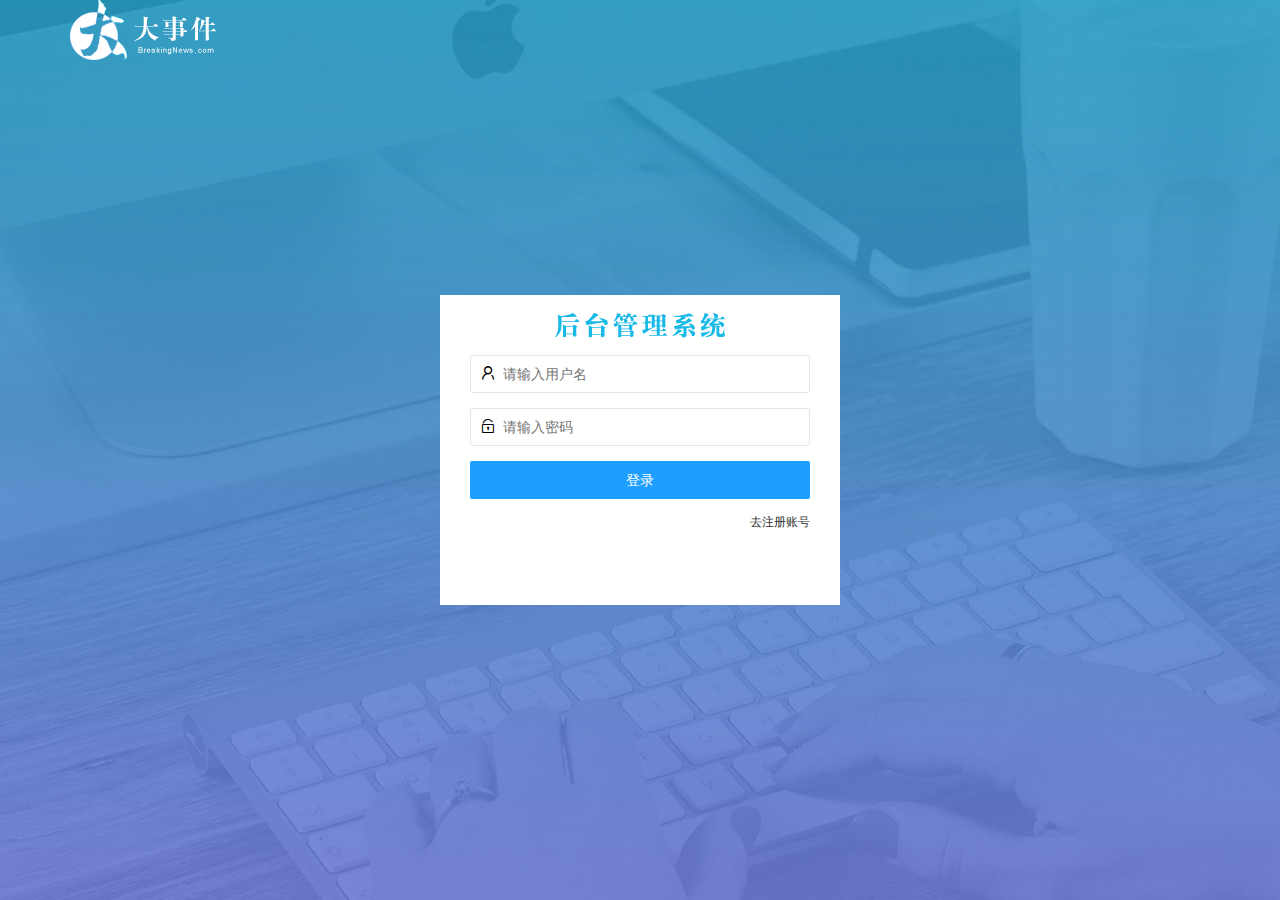
<file: login.html>
<!DOCTYPE html>
<html lang="en">

<head>
    <meta charset="UTF-8">
    <meta name="viewport" content="width=device-width, initial-scale=1.0">
    <title>Document</title>
    <link rel="stylesheet" href="/assets/lib/layui/css/layui.css">
    <link rel="stylesheet" href="/assets/css/login.css">
</head>

<body>
    <!-- 头部logo区 -->
    <div class="layui-main ">
        <img src="/assets/images/logo.png" alt="">
    </div>
    <!-- 登录注册区域 -->
    <div class="loginAndRegBox">
        <div class="title-box"></div>
        <!-- 登录框 -->
        <div class="login-box">
            <!-- 登录表单 -->
            <form class="layui-form" id="form_login">
                <!-- 用户名 -->
                <div class="layui-form-item">
                    <i class="layui-icon layui-icon-username"></i>
                    <input type="text" name="username" required lay-verify="required" placeholder="请输入用户名"
                        autocomplete="off" class="layui-input" />
                </div>
                <!-- 密码框 -->
                <div class="layui-form-item">
                    <i class="layui-icon layui-icon-password"></i>
                    <input type="password" name="password" required lay-verify="required|pwd" placeholder="请输入密码"
                        autocomplete="off" class="layui-input" />
                </div>
                <!-- 提交按钮 -->
                <div class="layui-form-item">
                    <button class="layui-btn layui-btn-fluid layui-btn-normal" lay-submit>登录</button>
                </div>
                <div class="layui-form-item links">
                    <a href="javascript:;" id="link_reg">去注册账号</a>
                  </div>
            </form>
        </div>

        <!-- 注册框 -->
        <div class="reg-box">
            <!-- 注册的表单 -->
            <form class="layui-form" id="form_reg">
                <div class="layui-form-item">
                    <i class="layui-icon layui-icon-username"></i>
                    <input type="text" name="username" required lay-verify="required" placeholder="请输入用户名"
                        autocomplete="off" class="layui-input" />
                </div>
                <!-- 密码 -->
                <div class="layui-form-item">
                    <i class="layui-icon layui-icon-password"></i>
                    <input type="password" name="password" required lay-verify="required|pwd" placeholder="请输入密码"
                        autocomplete="off" class="layui-input" />
                </div>
                <!-- 密码确认框 -->
                <div class="layui-form-item">
                    <i class="layui-icon layui-icon-password"></i>
                    <input type="password" name="repassword" required lay-verify="required|pwd|repwd"
                        placeholder="再次确认密码" autocomplete="off" class="layui-input" />
                </div>
                <!-- 注册按钮 -->
                <div class="layui-form-item">
                    <!-- 注意：表单提交按钮和普通按钮的区别，就是 lay-submit 属性 -->
                    <button class="layui-btn layui-btn-fluid layui-btn-normal" lay-submit>注册</button>
                </div>
                <div class="layui-form-item links">
                    <a href="javascript:;" id="link_login">去登录</a>
                </div>
            </form>
        </div>
    </div>
     <!-- 导入 Layui 的JS文件 -->
     <script src="/assets/lib/layui/layui.all.js"></script>
     <!-- 导入 JQuery -->
     <script src="/assets/lib/jquery.js"></script>
     <!-- 导入自己封装的 baseAPI.js -->
     <script src="/assets/js/baseAPI.js"></script>
     <!-- 导入自己的 JavaScript 脚本 -->
     <script src="/assets/js/login.js"></script>
</body>

</html>
</file>
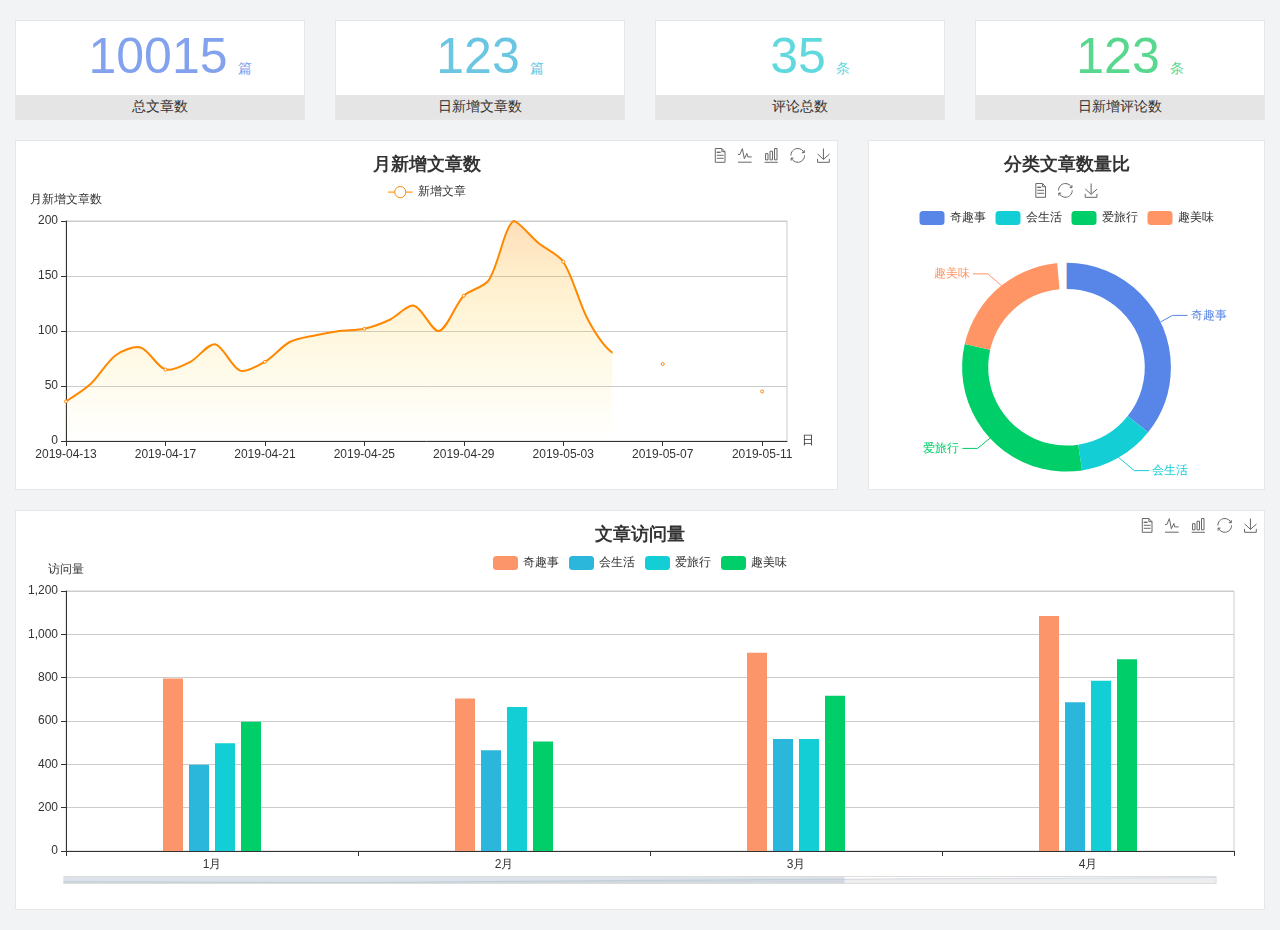
<file: home/dashboard.html>
<!DOCTYPE html>
<html lang="en">

<head>
  <meta charset="UTF-8">
  <meta name="viewport" content="width=device-width, initial-scale=1.0">
  <meta http-equiv="X-UA-Compatible" content="ie=edge">
  <title>图表统计</title>
  <link rel="stylesheet" href="../../assets/lib/bootstrap.css" />
  <link rel="stylesheet" href="../../assets/lib/main.css" />
  <script src="../../assets/lib/jquery.js"></script>
  <script type="text/javascript" src="../../assets/lib/echarts.min.js"></script>
</head>

<body>
  <div class="container-fluid">
    <div class="row spannel_list">
      <div class="col-sm-3 col-xs-6">
        <div class="spannel">
          <em>10015</em><span>篇</span>
          <b>总文章数</b>
        </div>
      </div>
      <div class="col-sm-3 col-xs-6">
        <div class="spannel scolor01">
          <em>123</em><span>篇</span>
          <b>日新增文章数</b>
        </div>
      </div>
      <div class="col-sm-3 col-xs-6">
        <div class="spannel scolor02">
          <em>35</em><span>条</span>
          <b>评论总数</b>
        </div>
      </div>
      <div class="col-sm-3 col-xs-6">
        <div class="spannel scolor03">
          <em>123</em><span>条</span>
          <b>日新增评论数</b>
        </div>
      </div>
    </div>
  </div>

  <div class="container-fluid">
    <div class="row curve-pie">
      <div class="col-lg-8 col-md-8">
        <div class="gragh_pannel" id="curve_show"></div>
      </div>
      <div class="col-lg-4 col-md-4">
        <div class="gragh_pannel" id="pie_show"></div>
      </div>
    </div>
  </div>

  <div class="container-fluid">
    <div class="column_pannel" id="column_show"></div>
  </div>

  <script>
    var oChart = echarts.init(document.getElementById('curve_show'));
    var aList_all = [
      { 'count': 36, 'date': '2019-04-13' },
      { 'count': 52, 'date': '2019-04-14' },
      { 'count': 78, 'date': '2019-04-15' },
      { 'count': 85, 'date': '2019-04-16' },
      { 'count': 65, 'date': '2019-04-17' },
      { 'count': 72, 'date': '2019-04-18' },
      { 'count': 88, 'date': '2019-04-19' },
      { 'count': 64, 'date': '2019-04-20' },
      { 'count': 72, 'date': '2019-04-21' },
      { 'count': 90, 'date': '2019-04-22' },
      { 'count': 96, 'date': '2019-04-23' },
      { 'count': 100, 'date': '2019-04-24' },
      { 'count': 102, 'date': '2019-04-25' },
      { 'count': 110, 'date': '2019-04-26' },
      { 'count': 123, 'date': '2019-04-27' },
      { 'count': 100, 'date': '2019-04-28' },
      { 'count': 132, 'date': '2019-04-29' },
      { 'count': 146, 'date': '2019-04-30' },
      { 'count': 200, 'date': '2019-05-01' },
      { 'count': 180, 'date': '2019-05-02' },
      { 'count': 163, 'date': '2019-05-03' },
      { 'count': 110, 'date': '2019-05-04' },
      { 'count': 80, 'date': '2019-05-05' },
      { 'count': 82, 'date': '2019-05-06' },
      { 'count': 70, 'date': '2019-05-07' },
      { 'count': 65, 'date': '2019-05-08' },
      { 'count': 54, 'date': '2019-05-09' },
      { 'count': 40, 'date': '2019-05-10' },
      { 'count': 45, 'date': '2019-05-11' },
      { 'count': 38, 'date': '2019-05-12' },
    ];

    let aCount = [];
    let aDate = [];

    for (var i = 0; i < aList_all.length; i++) {
      aCount.push(aList_all[i].count);
      aDate.push(aList_all[i].date);
    }

    var chartopt = {
      title: {
        text: '月新增文章数',
        left: 'center',
        top: '10'
      },
      tooltip: {
        trigger: 'axis'
      },
      legend: {
        data: ['新增文章'],
        top: '40'
      },
      toolbox: {
        show: true,
        feature: {
          mark: { show: true },
          dataView: { show: true, readOnly: false },
          magicType: { show: true, type: ['line', 'bar'] },
          restore: { show: true },
          saveAsImage: { show: true }
        }
      },
      calculable: true,
      xAxis: [
        {
          name: '日',
          type: 'category',
          boundaryGap: false,
          data: aDate
        }
      ],
      yAxis: [
        {
          name: '月新增文章数',
          type: 'value'
        }
      ],
      series: [
        {
          name: '新增文章',
          type: 'line',
          smooth: true,
          itemStyle: { normal: { areaStyle: { type: 'default' }, color: '#f80' }, lineStyle: { color: '#f80' } },
          data: aCount
        }],
      areaStyle: {
        normal: {
          color: new echarts.graphic.LinearGradient(0, 0, 0, 1, [{
            offset: 0,
            color: 'rgba(255,136,0,0.39)'
          }, {
            offset: .34,
            color: 'rgba(255,180,0,0.25)'
          }, {
            offset: 1,
            color: 'rgba(255,222,0,0.00)'
          }])

        }
      },
      grid: {
        show: true,
        x: 50,
        x2: 50,
        y: 80,
        height: 220
      }
    };

    oChart.setOption(chartopt);


    var oPie = echarts.init(document.getElementById('pie_show'));
    var oPieopt =
    {
      title: {
        top: 10,
        text: '分类文章数量比',
        x: 'center'
      },
      tooltip: {
        trigger: 'item',
        formatter: "{a} <br/>{b} : {c} ({d}%)"
      },
      color: ['#5885e8', '#13cfd5', '#00ce68', '#ff9565'],
      legend: {
        x: 'center',
        top: 65,
        data: ['奇趣事', '会生活', '爱旅行', '趣美味']
      },
      toolbox: {
        show: true,
        x: 'center',
        top: 35,
        feature: {
          mark: { show: true },
          dataView: { show: true, readOnly: false },
          magicType: {
            show: true,
            type: ['pie', 'funnel'],
            option: {
              funnel: {
                x: '25%',
                width: '50%',
                funnelAlign: 'left',
                max: 1548
              }
            }
          },
          restore: { show: true },
          saveAsImage: { show: true }
        }
      },
      calculable: true,
      series: [
        {
          name: '访问来源',
          type: 'pie',
          radius: ['45%', '60%'],
          center: ['50%', '65%'],
          data: [
            { value: 300, name: '奇趣事' },
            { value: 100, name: '会生活' },
            { value: 260, name: '爱旅行' },
            { value: 180, name: '趣美味' }
          ]
        }
      ]
    };
    oPie.setOption(oPieopt);



    var oColumn = this.echarts.init(document.getElementById('column_show'));
    var oColumnopt =
    {
      title: {
        text: '文章访问量',
        left: 'center',
        top: '10'
      },
      tooltip: {
        trigger: 'axis'
      },
      legend: {
        data: ['奇趣事', '会生活', '爱旅行', '趣美味'],
        top: '40'
      },
      toolbox: {
        show: true,
        feature: {
          mark: { show: true },
          dataView: { show: true, readOnly: false },
          magicType: { show: true, type: ['line', 'bar'] },
          restore: { show: true },
          saveAsImage: { show: true }
        }
      },
      calculable: true,
      xAxis: [
        {
          type: 'category',
          data: ['1月', '2月', '3月', '4月', '5月']
        }
      ],
      yAxis: [
        {
          name: '访问量',
          type: 'value'
        }
      ],
      series: [
        {
          name: '奇趣事',
          type: 'bar',
          barWidth: 20,
          itemStyle: {
            normal: { areaStyle: { type: 'default' }, color: '#fd956a' }
          },
          data: [800, 708, 920, 1090, 1200]
        },
        {
          name: '会生活',
          type: 'bar',
          barWidth: 20,
          itemStyle: {
            normal: { areaStyle: { type: 'default' }, color: '#2bb6db' }
          },
          data: [400, 468, 520, 690, 800]
        },
        {
          name: '爱旅行',
          type: 'bar',
          barWidth: 20,
          itemStyle: {
            normal: { areaStyle: { type: 'default' }, color: '#13cfd5' }
          },
          data: [500, 668, 520, 790, 900]
        },
        {
          name: '趣美味',
          type: 'bar',
          barWidth: 20,
          itemStyle: {
            normal: { areaStyle: { type: 'default' }, color: '#00ce68' }
          },
          data: [600, 508, 720, 890, 1000]
        }
      ],
      grid: {
        show: true,
        x: 50,
        x2: 30,
        y: 80,
        height: 260
      },
      dataZoom: [//给x轴设置滚动条
        {
          start: 0,//默认为0
          end: 100 - 1000 / 31,//默认为100
          type: 'slider',
          show: true,
          xAxisIndex: [0],
          handleSize: 0,//滑动条的 左右2个滑动条的大小
          height: 8,//组件高度
          left: 45, //左边的距离
          right: 50,//右边的距离
          bottom: 26,//右边的距离
          handleColor: '#ddd',//h滑动图标的颜色
          handleStyle: {
            borderColor: "#cacaca",
            borderWidth: "1",
            shadowBlur: 2,
            background: "#ddd",
            shadowColor: "#ddd",
          }
        }]
    };
    oColumn.setOption(oColumnopt);
  </script>
</body>

</html>
</file>
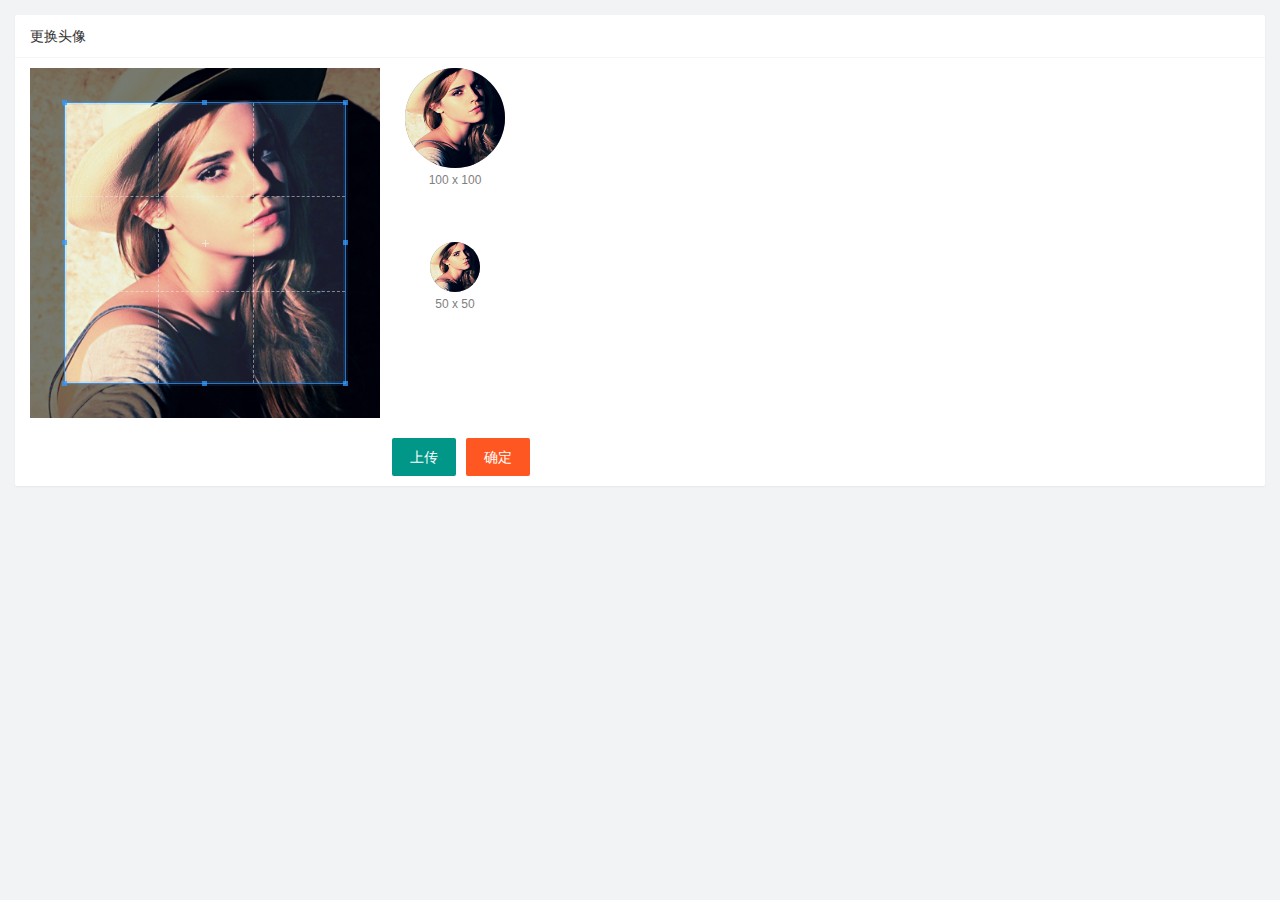
<file: user/user_avatar.html>
<!DOCTYPE html>
<html lang="en">
<head>
    <meta charset="UTF-8">
    <meta name="viewport" content="width=device-width, initial-scale=1.0">
    <title>Document</title>
    <link rel="stylesheet" href="/assets/lib/layui/css/layui.css">
    <link rel="stylesheet" href="/assets/lib/cropper/cropper.css" />
    <link rel="stylesheet" href="/assets/css/user/user_avatar.css">
</head>
<body>
    <div class="layui-card">
        <div class="layui-card-header">更换头像</div>
        <div class="layui-card-body">
          <!-- 第一行的图片裁剪和预览区域 -->
          <div class="row1">
            <!-- 图片裁剪区域 -->
            <div class="cropper-box">
              <!-- 这个 img 标签很重要，将来会把它初始化为裁剪区域 -->
              <img id="image" src="/assets/images/sample.jpg" />
            </div>
            <!-- 图片的预览区域 -->
            <div class="preview-box">
              <div>
                <!-- 宽高为 100px 的预览区域 -->
                <div class="img-preview w100"></div>
                <p class="size">100 x 100</p>
              </div>
              <div>
                <!-- 宽高为 50px 的预览区域 -->
                <div class="img-preview w50"></div>
                <p class="size">50 x 50</p>
              </div>
            </div>
          </div>
  
          <!-- 第二行的按钮区域 -->
          <div class="row2">
            <!-- 通过 accept 属性，可以指定，允许用户选择什么类型的文件 -->
            <input type="file" id="file" accept="image/png,image/jpeg" />
            <button type="button" class="layui-btn" id="btnChooseImage">上传</button>
            <button type="button" class="layui-btn layui-btn-danger" id="btnUpload">确定</button>
          </div>
        </div>
      </div>
      <script src="/assets/lib/layui/layui.all.js"></script>
      <script src="/assets/lib/jquery.js"></script>
      <script src="/assets/lib/cropper/Cropper.js"></script>
      <script src="/assets/lib/cropper/jquery-cropper.js"></script>
      <script src="/assets/js/baseAPI.js"></script>
      <script src="/assets/js/user/user_avatar.js"></script>
</body>
</html>
</file>
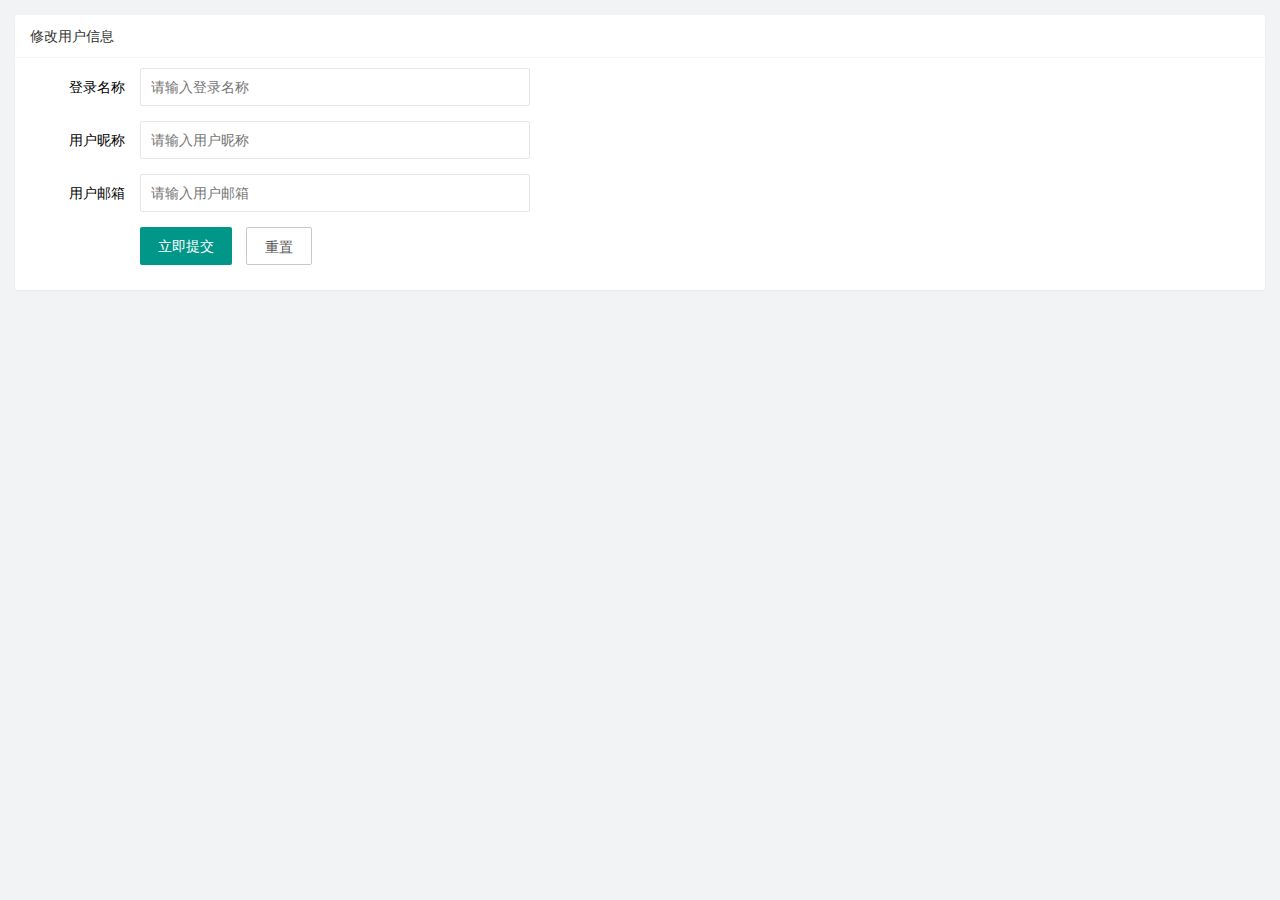
<file: user/user_info.html>
<!DOCTYPE html>
<html lang="en">
<head>
    <meta charset="UTF-8">
    <meta name="viewport" content="width=device-width, initial-scale=1.0">
    <title>Document</title>
    <link rel="stylesheet" href="/assets/lib/layui/css/layui.css">
    <link rel="stylesheet" href="/assets/css/user/user_info.css">
</head>
<body>

    <div class="layui-card">
        <div class="layui-card-header">修改用户信息</div>
        <div class="layui-card-body">
            <form class="layui-form" lay-filter="formUserInfo"> 
              <input type="hidden" name="id" value="" />
                <div class="layui-form-item">
                  <label class="layui-form-label">登录名称</label>
                  <div class="layui-input-block">
                    <input type="text" name="username"  required lay-verify="required" placeholder="请输入登录名称" autocomplete="off" class="layui-input" readonly>
                  </div>
                </div>
                <div class="layui-form-item">
                    <label class="layui-form-label">用户昵称</label>
                    <div class="layui-input-block">
                      <input type="text" name="nickname"  required lay-verify="required|nickname" placeholder="请输入用户昵称" autocomplete="off" class="layui-input">
                    </div>
                  </div>
                  <div class="layui-form-item">
                    <label class="layui-form-label">用户邮箱</label>
                    <div class="layui-input-block">
                      <input type="text" name="email"  required lay-verify="required|email" placeholder="请输入用户邮箱" autocomplete="off" class="layui-input">
                    </div>
                  </div>
                  <div class="layui-form-item">
                    <div class="layui-input-block">
                      <button class="layui-btn" lay-submit lay-filter="formDemo">立即提交</button>
                      <button type="reset" class="layui-btn layui-btn-primary" id="btnReset">重置</button>
                    </div>
                  </div>
                </form>
        </div>
      </div>








      <script src="/assets/lib/layui/layui.all.js"></script>
      <script src="/assets/lib/jquery.js"></script>
      <script src="/assets/js/baseAPI.js"></script>
      <script src="/assets/js/user/user_info.js"></script>
</body>
</html>
</file>
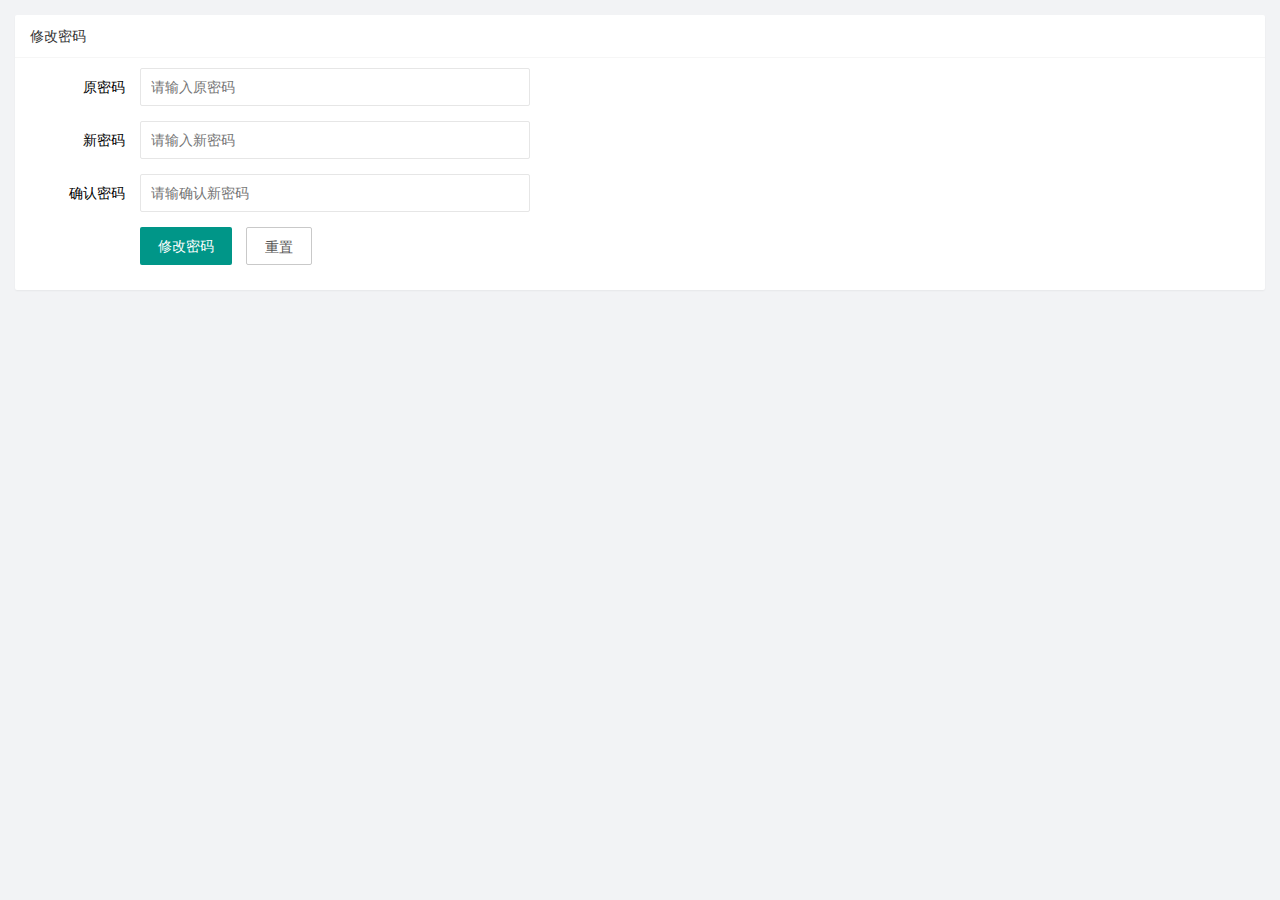
<file: user/user_pwd.html>
<!DOCTYPE html>
<html lang="en">
<head>
    <meta charset="UTF-8">
    <meta name="viewport" content="width=device-width, initial-scale=1.0">
    <title>Document</title>
    <link rel="stylesheet" href="/assets/lib/layui/css/layui.css">
    <link rel="stylesheet" href="/assets/css/user/user_pwd.css">
</head>
<body>
    
    <div class="layui-card">
        <div class="layui-card-header">修改密码</div>
        <div class="layui-card-body">
            <form class="layui-form" lay-filter="formUserInfo"> 
                <div class="layui-form-item">
                  <label class="layui-form-label">原密码</label>
                  <div class="layui-input-block">
                    <input type="password" name="oldPwd"  required lay-verify="required|Pwd" placeholder="请输入原密码" autocomplete="off" class="layui-input" >
                  </div>
                </div>
                <div class="layui-form-item">
                    <label class="layui-form-label">新密码</label>
                    <div class="layui-input-block">
                      <input type="password" name="newPwd"  required lay-verify="required|Pwd|samePwd" placeholder="请输入新密码" autocomplete="off" class="layui-input">
                    </div>
                  </div>
                  <div class="layui-form-item">
                    <label class="layui-form-label">确认密码</label>
                    <div class="layui-input-block">
                      <input type="password" name="rePwd"  required lay-verify="required|Pwd|rePwd" placeholder="请输确认新密码" autocomplete="off" class="layui-input">
                    </div>
                  </div>
                  <div class="layui-form-item">
                    <div class="layui-input-block">
                      <button class="layui-btn" lay-submit lay-filter="formDemo">修改密码</button>
                      <button type="reset" class="layui-btn layui-btn-primary" id="btnReset">重置</button>
                    </div>
                  </div>
                </form>
        </div>
      </div>

<script src="/assets/lib/layui/layui.all.js"></script>
<script src="/assets/lib/jquery.js"></script>
<script src="/assets/js/baseAPI.js"></script>
<script src="/assets/js/user/user_pwd.js"></script>
</body>
</html>
</file>
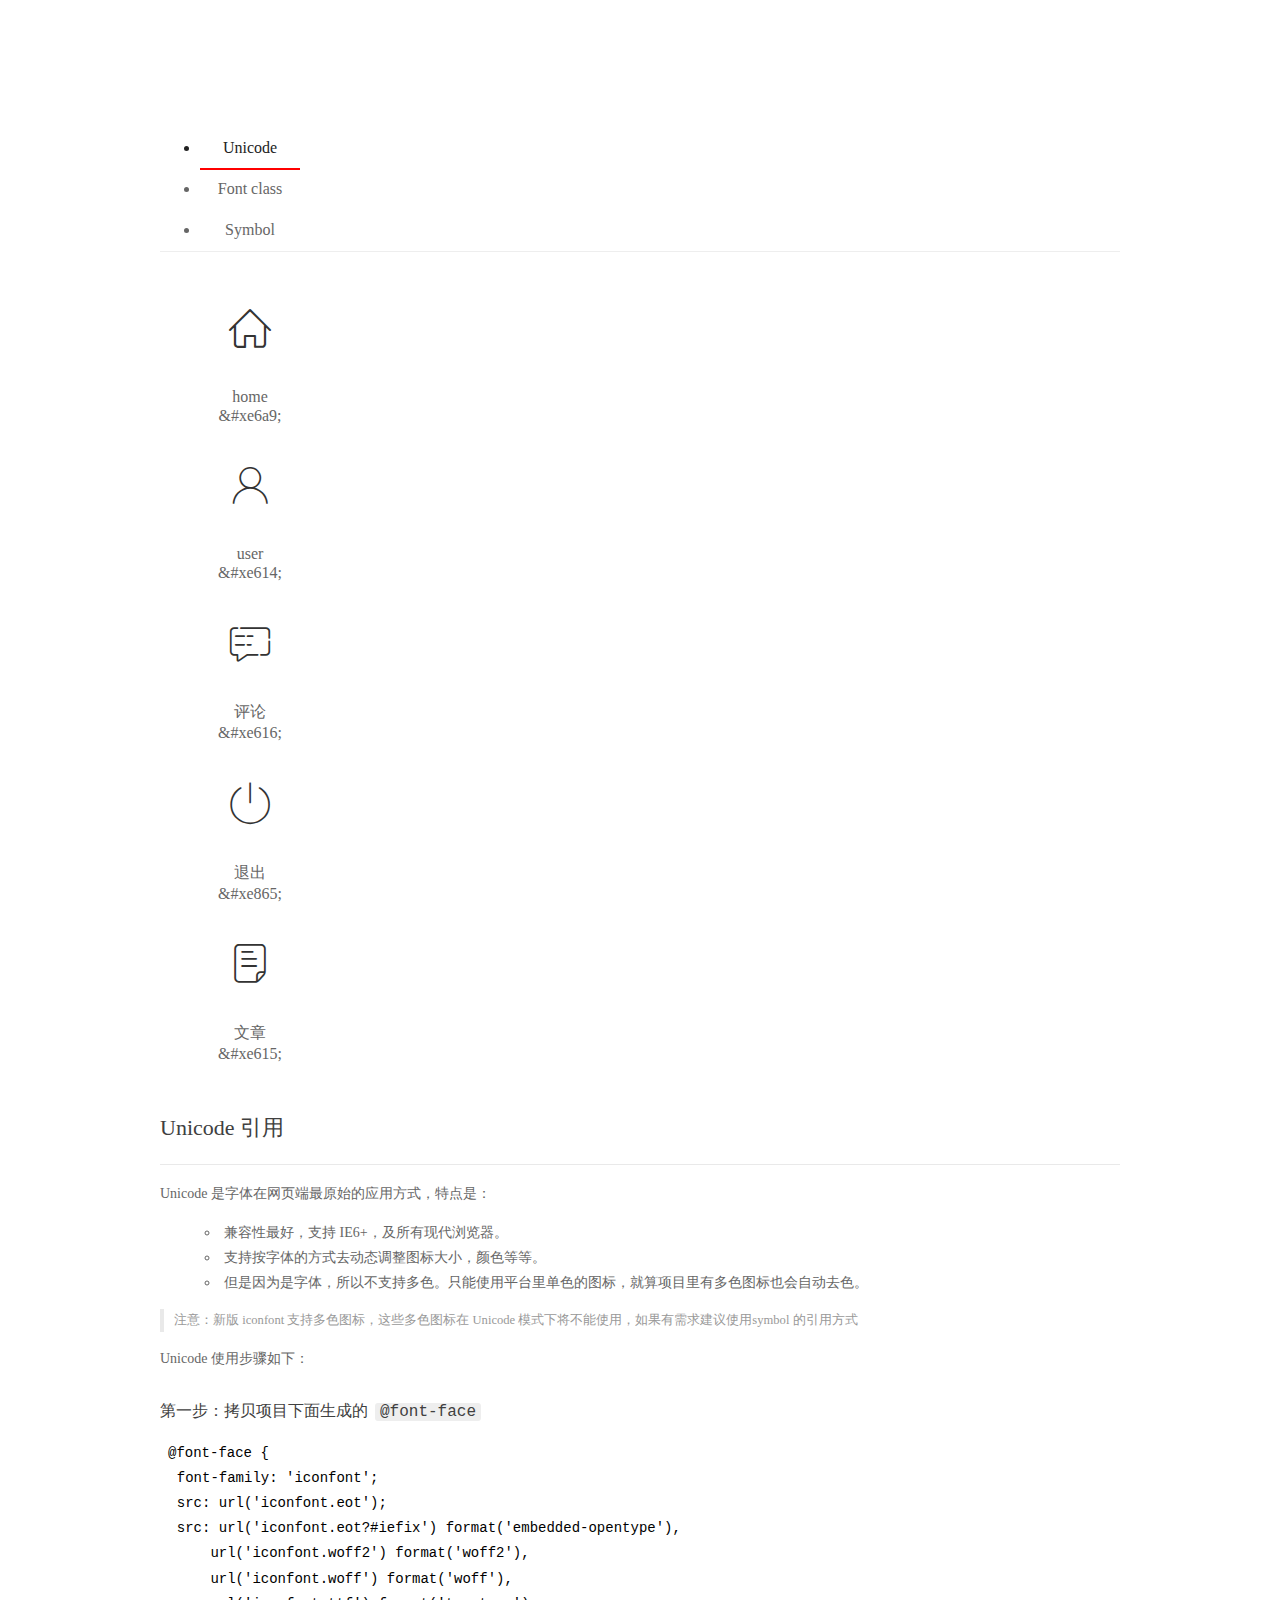
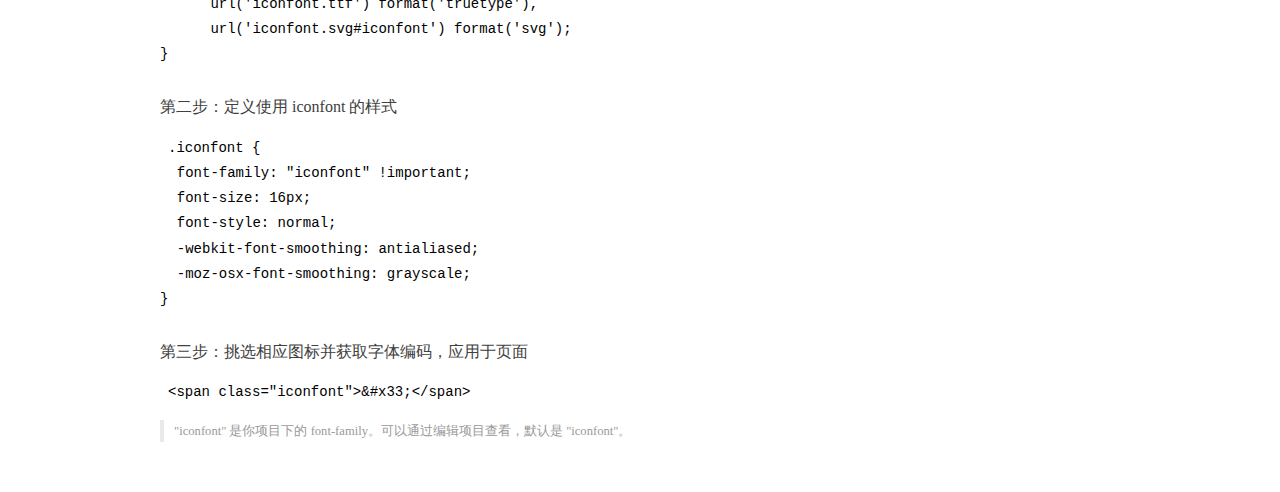
<file: assets/fonts/demo_index.html>
<!DOCTYPE html>
<html>
<head>
  <meta charset="utf-8"/>
  <title>IconFont Demo</title>
  <link rel="shortcut icon" href="https://gtms04.alicdn.com/tps/i4/TB1_oz6GVXXXXaFXpXXJDFnIXXX-64-64.ico" type="image/x-icon"/>
  <link rel="stylesheet" href="https://g.alicdn.com/thx/cube/1.3.2/cube.min.css">
  <link rel="stylesheet" href="demo.css">
  <link rel="stylesheet" href="iconfont.css">
  <script src="iconfont.js"></script>
  <!-- jQuery -->
  <script src="https://a1.alicdn.com/oss/uploads/2018/12/26/7bfddb60-08e8-11e9-9b04-53e73bb6408b.js"></script>
  <!-- 代码高亮 -->
  <script src="https://a1.alicdn.com/oss/uploads/2018/12/26/a3f714d0-08e6-11e9-8a15-ebf944d7534c.js"></script>
</head>
<body>
  <div class="main">
    <h1 class="logo"><a href="https://www.iconfont.cn/" title="iconfont 首页" target="_blank">&#xe86b;</a></h1>
    <div class="nav-tabs">
      <ul id="tabs" class="dib-box">
        <li class="dib active"><span>Unicode</span></li>
        <li class="dib"><span>Font class</span></li>
        <li class="dib"><span>Symbol</span></li>
      </ul>
      
    </div>
    <div class="tab-container">
      <div class="content unicode" style="display: block;">
          <ul class="icon_lists dib-box">
          
            <li class="dib">
              <span class="icon iconfont">&#xe6a9;</span>
                <div class="name">home</div>
                <div class="code-name">&amp;#xe6a9;</div>
              </li>
          
            <li class="dib">
              <span class="icon iconfont">&#xe614;</span>
                <div class="name">user</div>
                <div class="code-name">&amp;#xe614;</div>
              </li>
          
            <li class="dib">
              <span class="icon iconfont">&#xe616;</span>
                <div class="name">评论</div>
                <div class="code-name">&amp;#xe616;</div>
              </li>
          
            <li class="dib">
              <span class="icon iconfont">&#xe865;</span>
                <div class="name">退出</div>
                <div class="code-name">&amp;#xe865;</div>
              </li>
          
            <li class="dib">
              <span class="icon iconfont">&#xe615;</span>
                <div class="name">文章</div>
                <div class="code-name">&amp;#xe615;</div>
              </li>
          
          </ul>
          <div class="article markdown">
          <h2 id="unicode-">Unicode 引用</h2>
          <hr>

          <p>Unicode 是字体在网页端最原始的应用方式，特点是：</p>
          <ul>
            <li>兼容性最好，支持 IE6+，及所有现代浏览器。</li>
            <li>支持按字体的方式去动态调整图标大小，颜色等等。</li>
            <li>但是因为是字体，所以不支持多色。只能使用平台里单色的图标，就算项目里有多色图标也会自动去色。</li>
          </ul>
          <blockquote>
            <p>注意：新版 iconfont 支持多色图标，这些多色图标在 Unicode 模式下将不能使用，如果有需求建议使用symbol 的引用方式</p>
          </blockquote>
          <p>Unicode 使用步骤如下：</p>
          <h3 id="-font-face">第一步：拷贝项目下面生成的 <code>@font-face</code></h3>
<pre><code class="language-css"
>@font-face {
  font-family: 'iconfont';
  src: url('iconfont.eot');
  src: url('iconfont.eot?#iefix') format('embedded-opentype'),
      url('iconfont.woff2') format('woff2'),
      url('iconfont.woff') format('woff'),
      url('iconfont.ttf') format('truetype'),
      url('iconfont.svg#iconfont') format('svg');
}
</code></pre>
          <h3 id="-iconfont-">第二步：定义使用 iconfont 的样式</h3>
<pre><code class="language-css"
>.iconfont {
  font-family: "iconfont" !important;
  font-size: 16px;
  font-style: normal;
  -webkit-font-smoothing: antialiased;
  -moz-osx-font-smoothing: grayscale;
}
</code></pre>
          <h3 id="-">第三步：挑选相应图标并获取字体编码，应用于页面</h3>
<pre>
<code class="language-html"
>&lt;span class="iconfont"&gt;&amp;#x33;&lt;/span&gt;
</code></pre>
          <blockquote>
            <p>"iconfont" 是你项目下的 font-family。可以通过编辑项目查看，默认是 "iconfont"。</p>
          </blockquote>
          </div>
      </div>
      <div class="content font-class">
        <ul class="icon_lists dib-box">
          
          <li class="dib">
            <span class="icon iconfont icon-home"></span>
            <div class="name">
              home
            </div>
            <div class="code-name">.icon-home
            </div>
          </li>
          
          <li class="dib">
            <span class="icon iconfont icon-user"></span>
            <div class="name">
              user
            </div>
            <div class="code-name">.icon-user
            </div>
          </li>
          
          <li class="dib">
            <span class="icon iconfont icon-pinglun"></span>
            <div class="name">
              评论
            </div>
            <div class="code-name">.icon-pinglun
            </div>
          </li>
          
          <li class="dib">
            <span class="icon iconfont icon-tuichu"></span>
            <div class="name">
              退出
            </div>
            <div class="code-name">.icon-tuichu
            </div>
          </li>
          
          <li class="dib">
            <span class="icon iconfont icon-16"></span>
            <div class="name">
              文章
            </div>
            <div class="code-name">.icon-16
            </div>
          </li>
          
        </ul>
        <div class="article markdown">
        <h2 id="font-class-">font-class 引用</h2>
        <hr>

        <p>font-class 是 Unicode 使用方式的一种变种，主要是解决 Unicode 书写不直观，语意不明确的问题。</p>
        <p>与 Unicode 使用方式相比，具有如下特点：</p>
        <ul>
          <li>兼容性良好，支持 IE8+，及所有现代浏览器。</li>
          <li>相比于 Unicode 语意明确，书写更直观。可以很容易分辨这个 icon 是什么。</li>
          <li>因为使用 class 来定义图标，所以当要替换图标时，只需要修改 class 里面的 Unicode 引用。</li>
          <li>不过因为本质上还是使用的字体，所以多色图标还是不支持的。</li>
        </ul>
        <p>使用步骤如下：</p>
        <h3 id="-fontclass-">第一步：引入项目下面生成的 fontclass 代码：</h3>
<pre><code class="language-html">&lt;link rel="stylesheet" href="./iconfont.css"&gt;
</code></pre>
        <h3 id="-">第二步：挑选相应图标并获取类名，应用于页面：</h3>
<pre><code class="language-html">&lt;span class="iconfont icon-xxx"&gt;&lt;/span&gt;
</code></pre>
        <blockquote>
          <p>"
            iconfont" 是你项目下的 font-family。可以通过编辑项目查看，默认是 "iconfont"。</p>
        </blockquote>
      </div>
      </div>
      <div class="content symbol">
          <ul class="icon_lists dib-box">
          
            <li class="dib">
                <svg class="icon svg-icon" aria-hidden="true">
                  <use xlink:href="#icon-home"></use>
                </svg>
                <div class="name">home</div>
                <div class="code-name">#icon-home</div>
            </li>
          
            <li class="dib">
                <svg class="icon svg-icon" aria-hidden="true">
                  <use xlink:href="#icon-user"></use>
                </svg>
                <div class="name">user</div>
                <div class="code-name">#icon-user</div>
            </li>
          
            <li class="dib">
                <svg class="icon svg-icon" aria-hidden="true">
                  <use xlink:href="#icon-pinglun"></use>
                </svg>
                <div class="name">评论</div>
                <div class="code-name">#icon-pinglun</div>
            </li>
          
            <li class="dib">
                <svg class="icon svg-icon" aria-hidden="true">
                  <use xlink:href="#icon-tuichu"></use>
                </svg>
                <div class="name">退出</div>
                <div class="code-name">#icon-tuichu</div>
            </li>
          
            <li class="dib">
                <svg class="icon svg-icon" aria-hidden="true">
                  <use xlink:href="#icon-16"></use>
                </svg>
                <div class="name">文章</div>
                <div class="code-name">#icon-16</div>
            </li>
          
          </ul>
          <div class="article markdown">
          <h2 id="symbol-">Symbol 引用</h2>
          <hr>

          <p>这是一种全新的使用方式，应该说这才是未来的主流，也是平台目前推荐的用法。相关介绍可以参考这篇<a href="">文章</a>
            这种用法其实是做了一个 SVG 的集合，与另外两种相比具有如下特点：</p>
          <ul>
            <li>支持多色图标了，不再受单色限制。</li>
            <li>通过一些技巧，支持像字体那样，通过 <code>font-size</code>, <code>color</code> 来调整样式。</li>
            <li>兼容性较差，支持 IE9+，及现代浏览器。</li>
            <li>浏览器渲染 SVG 的性能一般，还不如 png。</li>
          </ul>
          <p>使用步骤如下：</p>
          <h3 id="-symbol-">第一步：引入项目下面生成的 symbol 代码：</h3>
<pre><code class="language-html">&lt;script src="./iconfont.js"&gt;&lt;/script&gt;
</code></pre>
          <h3 id="-css-">第二步：加入通用 CSS 代码（引入一次就行）：</h3>
<pre><code class="language-html">&lt;style&gt;
.icon {
  width: 1em;
  height: 1em;
  vertical-align: -0.15em;
  fill: currentColor;
  overflow: hidden;
}
&lt;/style&gt;
</code></pre>
          <h3 id="-">第三步：挑选相应图标并获取类名，应用于页面：</h3>
<pre><code class="language-html">&lt;svg class="icon" aria-hidden="true"&gt;
  &lt;use xlink:href="#icon-xxx"&gt;&lt;/use&gt;
&lt;/svg&gt;
</code></pre>
          </div>
      </div>

    </div>
  </div>
  <script>
  $(document).ready(function () {
      $('.tab-container .content:first').show()

      $('#tabs li').click(function (e) {
        var tabContent = $('.tab-container .content')
        var index = $(this).index()

        if ($(this).hasClass('active')) {
          return
        } else {
          $('#tabs li').removeClass('active')
          $(this).addClass('active')

          tabContent.hide().eq(index).fadeIn()
        }
      })
    })
  </script>
</body>
</html>
</file>
<file: assets/lib/layui/css/layui.css>
/** layui-v2.5.5 MIT License By https://www.layui.com */
 .layui-inline,img{display:inline-block;vertical-align:middle}h1,h2,h3,h4,h5,h6{font-weight:400}.layui-edge,.layui-header,.layui-inline,.layui-main{position:relative}.layui-body,.layui-edge,.layui-elip{overflow:hidden}.layui-btn,.layui-edge,.layui-inline,img{vertical-align:middle}.layui-btn,.layui-disabled,.layui-icon,.layui-unselect{-moz-user-select:none;-webkit-user-select:none;-ms-user-select:none}.layui-elip,.layui-form-checkbox span,.layui-form-pane .layui-form-label{text-overflow:ellipsis;white-space:nowrap}.layui-breadcrumb,.layui-tree-btnGroup{visibility:hidden}blockquote,body,button,dd,div,dl,dt,form,h1,h2,h3,h4,h5,h6,input,li,ol,p,pre,td,textarea,th,ul{margin:0;padding:0;-webkit-tap-highlight-color:rgba(0,0,0,0)}a:active,a:hover{outline:0}img{border:none}li{list-style:none}table{border-collapse:collapse;border-spacing:0}h4,h5,h6{font-size:100%}button,input,optgroup,option,select,textarea{font-family:inherit;font-size:inherit;font-style:inherit;font-weight:inherit;outline:0}pre{white-space:pre-wrap;white-space:-moz-pre-wrap;white-space:-pre-wrap;white-space:-o-pre-wrap;word-wrap:break-word}body{line-height:24px;font:14px Helvetica Neue,Helvetica,PingFang SC,Tahoma,Arial,sans-serif}hr{height:1px;margin:10px 0;border:0;clear:both}a{color:#333;text-decoration:none}a:hover{color:#777}a cite{font-style:normal;*cursor:pointer}.layui-border-box,.layui-border-box *{box-sizing:border-box}.layui-box,.layui-box *{box-sizing:content-box}.layui-clear{clear:both;*zoom:1}.layui-clear:after{content:'\20';clear:both;*zoom:1;display:block;height:0}.layui-inline{*display:inline;*zoom:1}.layui-edge{display:inline-block;width:0;height:0;border-width:6px;border-style:dashed;border-color:transparent}.layui-edge-top{top:-4px;border-bottom-color:#999;border-bottom-style:solid}.layui-edge-right{border-left-color:#999;border-left-style:solid}.layui-edge-bottom{top:2px;border-top-color:#999;border-top-style:solid}.layui-edge-left{border-right-color:#999;border-right-style:solid}.layui-disabled,.layui-disabled:hover{color:#d2d2d2!important;cursor:not-allowed!important}.layui-circle{border-radius:100%}.layui-show{display:block!important}.layui-hide{display:none!important}@font-face{font-family:layui-icon;src:url(../font/iconfont.eot?v=250);src:url(../font/iconfont.eot?v=250#iefix) format('embedded-opentype'),url(../font/iconfont.woff2?v=250) format('woff2'),url(../font/iconfont.woff?v=250) format('woff'),url(../font/iconfont.ttf?v=250) format('truetype'),url(../font/iconfont.svg?v=250#layui-icon) format('svg')}.layui-icon{font-family:layui-icon!important;font-size:16px;font-style:normal;-webkit-font-smoothing:antialiased;-moz-osx-font-smoothing:grayscale}.layui-icon-reply-fill:before{content:"\e611"}.layui-icon-set-fill:before{content:"\e614"}.layui-icon-menu-fill:before{content:"\e60f"}.layui-icon-search:before{content:"\e615"}.layui-icon-share:before{content:"\e641"}.layui-icon-set-sm:before{content:"\e620"}.layui-icon-engine:before{content:"\e628"}.layui-icon-close:before{content:"\1006"}.layui-icon-close-fill:before{content:"\1007"}.layui-icon-chart-screen:before{content:"\e629"}.layui-icon-star:before{content:"\e600"}.layui-icon-circle-dot:before{content:"\e617"}.layui-icon-chat:before{content:"\e606"}.layui-icon-release:before{content:"\e609"}.layui-icon-list:before{content:"\e60a"}.layui-icon-chart:before{content:"\e62c"}.layui-icon-ok-circle:before{content:"\1005"}.layui-icon-layim-theme:before{content:"\e61b"}.layui-icon-table:before{content:"\e62d"}.layui-icon-right:before{content:"\e602"}.layui-icon-left:before{content:"\e603"}.layui-icon-cart-simple:before{content:"\e698"}.layui-icon-face-cry:before{content:"\e69c"}.layui-icon-face-smile:before{content:"\e6af"}.layui-icon-survey:before{content:"\e6b2"}.layui-icon-tree:before{content:"\e62e"}.layui-icon-upload-circle:before{content:"\e62f"}.layui-icon-add-circle:before{content:"\e61f"}.layui-icon-download-circle:before{content:"\e601"}.layui-icon-templeate-1:before{content:"\e630"}.layui-icon-util:before{content:"\e631"}.layui-icon-face-surprised:before{content:"\e664"}.layui-icon-edit:before{content:"\e642"}.layui-icon-speaker:before{content:"\e645"}.layui-icon-down:before{content:"\e61a"}.layui-icon-file:before{content:"\e621"}.layui-icon-layouts:before{content:"\e632"}.layui-icon-rate-half:before{content:"\e6c9"}.layui-icon-add-circle-fine:before{content:"\e608"}.layui-icon-prev-circle:before{content:"\e633"}.layui-icon-read:before{content:"\e705"}.layui-icon-404:before{content:"\e61c"}.layui-icon-carousel:before{content:"\e634"}.layui-icon-help:before{content:"\e607"}.layui-icon-code-circle:before{content:"\e635"}.layui-icon-water:before{content:"\e636"}.layui-icon-username:before{content:"\e66f"}.layui-icon-find-fill:before{content:"\e670"}.layui-icon-about:before{content:"\e60b"}.layui-icon-location:before{content:"\e715"}.layui-icon-up:before{content:"\e619"}.layui-icon-pause:before{content:"\e651"}.layui-icon-date:before{content:"\e637"}.layui-icon-layim-uploadfile:before{content:"\e61d"}.layui-icon-delete:before{content:"\e640"}.layui-icon-play:before{content:"\e652"}.layui-icon-top:before{content:"\e604"}.layui-icon-friends:before{content:"\e612"}.layui-icon-refresh-3:before{content:"\e9aa"}.layui-icon-ok:before{content:"\e605"}.layui-icon-layer:before{content:"\e638"}.layui-icon-face-smile-fine:before{content:"\e60c"}.layui-icon-dollar:before{content:"\e659"}.layui-icon-group:before{content:"\e613"}.layui-icon-layim-download:before{content:"\e61e"}.layui-icon-picture-fine:before{content:"\e60d"}.layui-icon-link:before{content:"\e64c"}.layui-icon-diamond:before{content:"\e735"}.layui-icon-log:before{content:"\e60e"}.layui-icon-rate-solid:before{content:"\e67a"}.layui-icon-fonts-del:before{content:"\e64f"}.layui-icon-unlink:before{content:"\e64d"}.layui-icon-fonts-clear:before{content:"\e639"}.layui-icon-triangle-r:before{content:"\e623"}.layui-icon-circle:before{content:"\e63f"}.layui-icon-radio:before{content:"\e643"}.layui-icon-align-center:before{content:"\e647"}.layui-icon-align-right:before{content:"\e648"}.layui-icon-align-left:before{content:"\e649"}.layui-icon-loading-1:before{content:"\e63e"}.layui-icon-return:before{content:"\e65c"}.layui-icon-fonts-strong:before{content:"\e62b"}.layui-icon-upload:before{content:"\e67c"}.layui-icon-dialogue:before{content:"\e63a"}.layui-icon-video:before{content:"\e6ed"}.layui-icon-headset:before{content:"\e6fc"}.layui-icon-cellphone-fine:before{content:"\e63b"}.layui-icon-add-1:before{content:"\e654"}.layui-icon-face-smile-b:before{content:"\e650"}.layui-icon-fonts-html:before{content:"\e64b"}.layui-icon-form:before{content:"\e63c"}.layui-icon-cart:before{content:"\e657"}.layui-icon-camera-fill:before{content:"\e65d"}.layui-icon-tabs:before{content:"\e62a"}.layui-icon-fonts-code:before{content:"\e64e"}.layui-icon-fire:before{content:"\e756"}.layui-icon-set:before{content:"\e716"}.layui-icon-fonts-u:before{content:"\e646"}.layui-icon-triangle-d:before{content:"\e625"}.layui-icon-tips:before{content:"\e702"}.layui-icon-picture:before{content:"\e64a"}.layui-icon-more-vertical:before{content:"\e671"}.layui-icon-flag:before{content:"\e66c"}.layui-icon-loading:before{content:"\e63d"}.layui-icon-fonts-i:before{content:"\e644"}.layui-icon-refresh-1:before{content:"\e666"}.layui-icon-rmb:before{content:"\e65e"}.layui-icon-home:before{content:"\e68e"}.layui-icon-user:before{content:"\e770"}.layui-icon-notice:before{content:"\e667"}.layui-icon-login-weibo:before{content:"\e675"}.layui-icon-voice:before{content:"\e688"}.layui-icon-upload-drag:before{content:"\e681"}.layui-icon-login-qq:before{content:"\e676"}.layui-icon-snowflake:before{content:"\e6b1"}.layui-icon-file-b:before{content:"\e655"}.layui-icon-template:before{content:"\e663"}.layui-icon-auz:before{content:"\e672"}.layui-icon-console:before{content:"\e665"}.layui-icon-app:before{content:"\e653"}.layui-icon-prev:before{content:"\e65a"}.layui-icon-website:before{content:"\e7ae"}.layui-icon-next:before{content:"\e65b"}.layui-icon-component:before{content:"\e857"}.layui-icon-more:before{content:"\e65f"}.layui-icon-login-wechat:before{content:"\e677"}.layui-icon-shrink-right:before{content:"\e668"}.layui-icon-spread-left:before{content:"\e66b"}.layui-icon-camera:before{content:"\e660"}.layui-icon-note:before{content:"\e66e"}.layui-icon-refresh:before{content:"\e669"}.layui-icon-female:before{content:"\e661"}.layui-icon-male:before{content:"\e662"}.layui-icon-password:before{content:"\e673"}.layui-icon-senior:before{content:"\e674"}.layui-icon-theme:before{content:"\e66a"}.layui-icon-tread:before{content:"\e6c5"}.layui-icon-praise:before{content:"\e6c6"}.layui-icon-star-fill:before{content:"\e658"}.layui-icon-rate:before{content:"\e67b"}.layui-icon-template-1:before{content:"\e656"}.layui-icon-vercode:before{content:"\e679"}.layui-icon-cellphone:before{content:"\e678"}.layui-icon-screen-full:before{content:"\e622"}.layui-icon-screen-restore:before{content:"\e758"}.layui-icon-cols:before{content:"\e610"}.layui-icon-export:before{content:"\e67d"}.layui-icon-print:before{content:"\e66d"}.layui-icon-slider:before{content:"\e714"}.layui-icon-addition:before{content:"\e624"}.layui-icon-subtraction:before{content:"\e67e"}.layui-icon-service:before{content:"\e626"}.layui-icon-transfer:before{content:"\e691"}.layui-main{width:1140px;margin:0 auto}.layui-header{z-index:1000;height:60px}.layui-header a:hover{transition:all .5s;-webkit-transition:all .5s}.layui-side{position:fixed;left:0;top:0;bottom:0;z-index:999;width:200px;overflow-x:hidden}.layui-side-scroll{position:relative;width:220px;height:100%;overflow-x:hidden}.layui-body{position:absolute;left:200px;right:0;top:0;bottom:0;z-index:998;width:auto;overflow-y:auto;box-sizing:border-box}.layui-layout-body{overflow:hidden}.layui-layout-admin .layui-header{background-color:#23262E}.layui-layout-admin .layui-side{top:60px;width:200px;overflow-x:hidden}.layui-layout-admin .layui-body{position:fixed;top:60px;bottom:44px}.layui-layout-admin .layui-main{width:auto;margin:0 15px}.layui-layout-admin .layui-footer{position:fixed;left:200px;right:0;bottom:0;height:44px;line-height:44px;padding:0 15px;background-color:#eee}.layui-layout-admin .layui-logo{position:absolute;left:0;top:0;width:200px;height:100%;line-height:60px;text-align:center;color:#009688;font-size:16px}.layui-layout-admin .layui-header .layui-nav{background:0 0}.layui-layout-left{position:absolute!important;left:200px;top:0}.layui-layout-right{position:absolute!important;right:0;top:0}.layui-container{position:relative;margin:0 auto;padding:0 15px;box-sizing:border-box}.layui-fluid{position:relative;margin:0 auto;padding:0 15px}.layui-row:after,.layui-row:before{content:'';display:block;clear:both}.layui-col-lg1,.layui-col-lg10,.layui-col-lg11,.layui-col-lg12,.layui-col-lg2,.layui-col-lg3,.layui-col-lg4,.layui-col-lg5,.layui-col-lg6,.layui-col-lg7,.layui-col-lg8,.layui-col-lg9,.layui-col-md1,.layui-col-md10,.layui-col-md11,.layui-col-md12,.layui-col-md2,.layui-col-md3,.layui-col-md4,.layui-col-md5,.layui-col-md6,.layui-col-md7,.layui-col-md8,.layui-col-md9,.layui-col-sm1,.layui-col-sm10,.layui-col-sm11,.layui-col-sm12,.layui-col-sm2,.layui-col-sm3,.layui-col-sm4,.layui-col-sm5,.layui-col-sm6,.layui-col-sm7,.layui-col-sm8,.layui-col-sm9,.layui-col-xs1,.layui-col-xs10,.layui-col-xs11,.layui-col-xs12,.layui-col-xs2,.layui-col-xs3,.layui-col-xs4,.layui-col-xs5,.layui-col-xs6,.layui-col-xs7,.layui-col-xs8,.layui-col-xs9{position:relative;display:block;box-sizing:border-box}.layui-col-xs1,.layui-col-xs10,.layui-col-xs11,.layui-col-xs12,.layui-col-xs2,.layui-col-xs3,.layui-col-xs4,.layui-col-xs5,.layui-col-xs6,.layui-col-xs7,.layui-col-xs8,.layui-col-xs9{float:left}.layui-col-xs1{width:8.33333333%}.layui-col-xs2{width:16.66666667%}.layui-col-xs3{width:25%}.layui-col-xs4{width:33.33333333%}.layui-col-xs5{width:41.66666667%}.layui-col-xs6{width:50%}.layui-col-xs7{width:58.33333333%}.layui-col-xs8{width:66.66666667%}.layui-col-xs9{width:75%}.layui-col-xs10{width:83.33333333%}.layui-col-xs11{width:91.66666667%}.layui-col-xs12{width:100%}.layui-col-xs-offset1{margin-left:8.33333333%}.layui-col-xs-offset2{margin-left:16.66666667%}.layui-col-xs-offset3{margin-left:25%}.layui-col-xs-offset4{margin-left:33.33333333%}.layui-col-xs-offset5{margin-left:41.66666667%}.layui-col-xs-offset6{margin-left:50%}.layui-col-xs-offset7{margin-left:58.33333333%}.layui-col-xs-offset8{margin-left:66.66666667%}.layui-col-xs-offset9{margin-left:75%}.layui-col-xs-offset10{margin-left:83.33333333%}.layui-col-xs-offset11{margin-left:91.66666667%}.layui-col-xs-offset12{margin-left:100%}@media screen and (max-width:768px){.layui-hide-xs{display:none!important}.layui-show-xs-block{display:block!important}.layui-show-xs-inline{display:inline!important}.layui-show-xs-inline-block{display:inline-block!important}}@media screen and (min-width:768px){.layui-container{width:750px}.layui-hide-sm{display:none!important}.layui-show-sm-block{display:block!important}.layui-show-sm-inline{display:inline!important}.layui-show-sm-inline-block{display:inline-block!important}.layui-col-sm1,.layui-col-sm10,.layui-col-sm11,.layui-col-sm12,.layui-col-sm2,.layui-col-sm3,.layui-col-sm4,.layui-col-sm5,.layui-col-sm6,.layui-col-sm7,.layui-col-sm8,.layui-col-sm9{float:left}.layui-col-sm1{width:8.33333333%}.layui-col-sm2{width:16.66666667%}.layui-col-sm3{width:25%}.layui-col-sm4{width:33.33333333%}.layui-col-sm5{width:41.66666667%}.layui-col-sm6{width:50%}.layui-col-sm7{width:58.33333333%}.layui-col-sm8{width:66.66666667%}.layui-col-sm9{width:75%}.layui-col-sm10{width:83.33333333%}.layui-col-sm11{width:91.66666667%}.layui-col-sm12{width:100%}.layui-col-sm-offset1{margin-left:8.33333333%}.layui-col-sm-offset2{margin-left:16.66666667%}.layui-col-sm-offset3{margin-left:25%}.layui-col-sm-offset4{margin-left:33.33333333%}.layui-col-sm-offset5{margin-left:41.66666667%}.layui-col-sm-offset6{margin-left:50%}.layui-col-sm-offset7{margin-left:58.33333333%}.layui-col-sm-offset8{margin-left:66.66666667%}.layui-col-sm-offset9{margin-left:75%}.layui-col-sm-offset10{margin-left:83.33333333%}.layui-col-sm-offset11{margin-left:91.66666667%}.layui-col-sm-offset12{margin-left:100%}}@media screen and (min-width:992px){.layui-container{width:970px}.layui-hide-md{display:none!important}.layui-show-md-block{display:block!important}.layui-show-md-inline{display:inline!important}.layui-show-md-inline-block{display:inline-block!important}.layui-col-md1,.layui-col-md10,.layui-col-md11,.layui-col-md12,.layui-col-md2,.layui-col-md3,.layui-col-md4,.layui-col-md5,.layui-col-md6,.layui-col-md7,.layui-col-md8,.layui-col-md9{float:left}.layui-col-md1{width:8.33333333%}.layui-col-md2{width:16.66666667%}.layui-col-md3{width:25%}.layui-col-md4{width:33.33333333%}.layui-col-md5{width:41.66666667%}.layui-col-md6{width:50%}.layui-col-md7{width:58.33333333%}.layui-col-md8{width:66.66666667%}.layui-col-md9{width:75%}.layui-col-md10{width:83.33333333%}.layui-col-md11{width:91.66666667%}.layui-col-md12{width:100%}.layui-col-md-offset1{margin-left:8.33333333%}.layui-col-md-offset2{margin-left:16.66666667%}.layui-col-md-offset3{margin-left:25%}.layui-col-md-offset4{margin-left:33.33333333%}.layui-col-md-offset5{margin-left:41.66666667%}.layui-col-md-offset6{margin-left:50%}.layui-col-md-offset7{margin-left:58.33333333%}.layui-col-md-offset8{margin-left:66.66666667%}.layui-col-md-offset9{margin-left:75%}.layui-col-md-offset10{margin-left:83.33333333%}.layui-col-md-offset11{margin-left:91.66666667%}.layui-col-md-offset12{margin-left:100%}}@media screen and (min-width:1200px){.layui-container{width:1170px}.layui-hide-lg{display:none!important}.layui-show-lg-block{display:block!important}.layui-show-lg-inline{display:inline!important}.layui-show-lg-inline-block{display:inline-block!important}.layui-col-lg1,.layui-col-lg10,.layui-col-lg11,.layui-col-lg12,.layui-col-lg2,.layui-col-lg3,.layui-col-lg4,.layui-col-lg5,.layui-col-lg6,.layui-col-lg7,.layui-col-lg8,.layui-col-lg9{float:left}.layui-col-lg1{width:8.33333333%}.layui-col-lg2{width:16.66666667%}.layui-col-lg3{width:25%}.layui-col-lg4{width:33.33333333%}.layui-col-lg5{width:41.66666667%}.layui-col-lg6{width:50%}.layui-col-lg7{width:58.33333333%}.layui-col-lg8{width:66.66666667%}.layui-col-lg9{width:75%}.layui-col-lg10{width:83.33333333%}.layui-col-lg11{width:91.66666667%}.layui-col-lg12{width:100%}.layui-col-lg-offset1{margin-left:8.33333333%}.layui-col-lg-offset2{margin-left:16.66666667%}.layui-col-lg-offset3{margin-left:25%}.layui-col-lg-offset4{margin-left:33.33333333%}.layui-col-lg-offset5{margin-left:41.66666667%}.layui-col-lg-offset6{margin-left:50%}.layui-col-lg-offset7{margin-left:58.33333333%}.layui-col-lg-offset8{margin-left:66.66666667%}.layui-col-lg-offset9{margin-left:75%}.layui-col-lg-offset10{margin-left:83.33333333%}.layui-col-lg-offset11{margin-left:91.66666667%}.layui-col-lg-offset12{margin-left:100%}}.layui-col-space1{margin:-.5px}.layui-col-space1>*{padding:.5px}.layui-col-space3{margin:-1.5px}.layui-col-space3>*{padding:1.5px}.layui-col-space5{margin:-2.5px}.layui-col-space5>*{padding:2.5px}.layui-col-space8{margin:-3.5px}.layui-col-space8>*{padding:3.5px}.layui-col-space10{margin:-5px}.layui-col-space10>*{padding:5px}.layui-col-space12{margin:-6px}.layui-col-space12>*{padding:6px}.layui-col-space15{margin:-7.5px}.layui-col-space15>*{padding:7.5px}.layui-col-space18{margin:-9px}.layui-col-space18>*{padding:9px}.layui-col-space20{margin:-10px}.layui-col-space20>*{padding:10px}.layui-col-space22{margin:-11px}.layui-col-space22>*{padding:11px}.layui-col-space25{margin:-12.5px}.layui-col-space25>*{padding:12.5px}.layui-col-space30{margin:-15px}.layui-col-space30>*{padding:15px}.layui-btn,.layui-input,.layui-select,.layui-textarea,.layui-upload-button{outline:0;-webkit-appearance:none;transition:all .3s;-webkit-transition:all .3s;box-sizing:border-box}.layui-elem-quote{margin-bottom:10px;padding:15px;line-height:22px;border-left:5px solid #009688;border-radius:0 2px 2px 0;background-color:#f2f2f2}.layui-quote-nm{border-style:solid;border-width:1px 1px 1px 5px;background:0 0}.layui-elem-field{margin-bottom:10px;padding:0;border-width:1px;border-style:solid}.layui-elem-field legend{margin-left:20px;padding:0 10px;font-size:20px;font-weight:300}.layui-field-title{margin:10px 0 20px;border-width:1px 0 0}.layui-field-box{padding:10px 15px}.layui-field-title .layui-field-box{padding:10px 0}.layui-progress{position:relative;height:6px;border-radius:20px;background-color:#e2e2e2}.layui-progress-bar{position:absolute;left:0;top:0;width:0;max-width:100%;height:6px;border-radius:20px;text-align:right;background-color:#5FB878;transition:all .3s;-webkit-transition:all .3s}.layui-progress-big,.layui-progress-big .layui-progress-bar{height:18px;line-height:18px}.layui-progress-text{position:relative;top:-20px;line-height:18px;font-size:12px;color:#666}.layui-progress-big .layui-progress-text{position:static;padding:0 10px;color:#fff}.layui-collapse{border-width:1px;border-style:solid;border-radius:2px}.layui-colla-content,.layui-colla-item{border-top-width:1px;border-top-style:solid}.layui-colla-item:first-child{border-top:none}.layui-colla-title{position:relative;height:42px;line-height:42px;padding:0 15px 0 35px;color:#333;background-color:#f2f2f2;cursor:pointer;font-size:14px;overflow:hidden}.layui-colla-content{display:none;padding:10px 15px;line-height:22px;color:#666}.layui-colla-icon{position:absolute;left:15px;top:0;font-size:14px}.layui-card{margin-bottom:15px;border-radius:2px;background-color:#fff;box-shadow:0 1px 2px 0 rgba(0,0,0,.05)}.layui-card:last-child{margin-bottom:0}.layui-card-header{position:relative;height:42px;line-height:42px;padding:0 15px;border-bottom:1px solid #f6f6f6;color:#333;border-radius:2px 2px 0 0;font-size:14px}.layui-bg-black,.layui-bg-blue,.layui-bg-cyan,.layui-bg-green,.layui-bg-orange,.layui-bg-red{color:#fff!important}.layui-card-body{position:relative;padding:10px 15px;line-height:24px}.layui-card-body[pad15]{padding:15px}.layui-card-body[pad20]{padding:20px}.layui-card-body .layui-table{margin:5px 0}.layui-card .layui-tab{margin:0}.layui-panel-window{position:relative;padding:15px;border-radius:0;border-top:5px solid #E6E6E6;background-color:#fff}.layui-auxiliar-moving{position:fixed;left:0;right:0;top:0;bottom:0;width:100%;height:100%;background:0 0;z-index:9999999999}.layui-form-label,.layui-form-mid,.layui-form-select,.layui-input-block,.layui-input-inline,.layui-textarea{position:relative}.layui-bg-red{background-color:#FF5722!important}.layui-bg-orange{background-color:#FFB800!important}.layui-bg-green{background-color:#009688!important}.layui-bg-cyan{background-color:#2F4056!important}.layui-bg-blue{background-color:#1E9FFF!important}.layui-bg-black{background-color:#393D49!important}.layui-bg-gray{background-color:#eee!important;color:#666!important}.layui-badge-rim,.layui-colla-content,.layui-colla-item,.layui-collapse,.layui-elem-field,.layui-form-pane .layui-form-item[pane],.layui-form-pane .layui-form-label,.layui-input,.layui-layedit,.layui-layedit-tool,.layui-quote-nm,.layui-select,.layui-tab-bar,.layui-tab-card,.layui-tab-title,.layui-tab-title .layui-this:after,.layui-textarea{border-color:#e6e6e6}.layui-timeline-item:before,hr{background-color:#e6e6e6}.layui-text{line-height:22px;font-size:14px;color:#666}.layui-text h1,.layui-text h2,.layui-text h3{font-weight:500;color:#333}.layui-text h1{font-size:30px}.layui-text h2{font-size:24px}.layui-text h3{font-size:18px}.layui-text a:not(.layui-btn){color:#01AAED}.layui-text a:not(.layui-btn):hover{text-decoration:underline}.layui-text ul{padding:5px 0 5px 15px}.layui-text ul li{margin-top:5px;list-style-type:disc}.layui-text em,.layui-word-aux{color:#999!important;padding:0 5px!important}.layui-btn{display:inline-block;height:38px;line-height:38px;padding:0 18px;background-color:#009688;color:#fff;white-space:nowrap;text-align:center;font-size:14px;border:none;border-radius:2px;cursor:pointer}.layui-btn:hover{opacity:.8;filter:alpha(opacity=80);color:#fff}.layui-btn:active{opacity:1;filter:alpha(opacity=100)}.layui-btn+.layui-btn{margin-left:10px}.layui-btn-container{font-size:0}.layui-btn-container .layui-btn{margin-right:10px;margin-bottom:10px}.layui-btn-container .layui-btn+.layui-btn{margin-left:0}.layui-table .layui-btn-container .layui-btn{margin-bottom:9px}.layui-btn-radius{border-radius:100px}.layui-btn .layui-icon{margin-right:3px;font-size:18px;vertical-align:bottom;vertical-align:middle\9}.layui-btn-primary{border:1px solid #C9C9C9;background-color:#fff;color:#555}.layui-btn-primary:hover{border-color:#009688;color:#333}.layui-btn-normal{background-color:#1E9FFF}.layui-btn-warm{background-color:#FFB800}.layui-btn-danger{background-color:#FF5722}.layui-btn-checked{background-color:#5FB878}.layui-btn-disabled,.layui-btn-disabled:active,.layui-btn-disabled:hover{border:1px solid #e6e6e6;background-color:#FBFBFB;color:#C9C9C9;cursor:not-allowed;opacity:1}.layui-btn-lg{height:44px;line-height:44px;padding:0 25px;font-size:16px}.layui-btn-sm{height:30px;line-height:30px;padding:0 10px;font-size:12px}.layui-btn-sm i{font-size:16px!important}.layui-btn-xs{height:22px;line-height:22px;padding:0 5px;font-size:12px}.layui-btn-xs i{font-size:14px!important}.layui-btn-group{display:inline-block;vertical-align:middle;font-size:0}.layui-btn-group .layui-btn{margin-left:0!important;margin-right:0!important;border-left:1px solid rgba(255,255,255,.5);border-radius:0}.layui-btn-group .layui-btn-primary{border-left:none}.layui-btn-group .layui-btn-primary:hover{border-color:#C9C9C9;color:#009688}.layui-btn-group .layui-btn:first-child{border-left:none;border-radius:2px 0 0 2px}.layui-btn-group .layui-btn-primary:first-child{border-left:1px solid #c9c9c9}.layui-btn-group .layui-btn:last-child{border-radius:0 2px 2px 0}.layui-btn-group .layui-btn+.layui-btn{margin-left:0}.layui-btn-group+.layui-btn-group{margin-left:10px}.layui-btn-fluid{width:100%}.layui-input,.layui-select,.layui-textarea{height:38px;line-height:1.3;line-height:38px\9;border-width:1px;border-style:solid;background-color:#fff;border-radius:2px}.layui-input::-webkit-input-placeholder,.layui-select::-webkit-input-placeholder,.layui-textarea::-webkit-input-placeholder{line-height:1.3}.layui-input,.layui-textarea{display:block;width:100%;padding-left:10px}.layui-input:hover,.layui-textarea:hover{border-color:#D2D2D2!important}.layui-input:focus,.layui-textarea:focus{border-color:#C9C9C9!important}.layui-textarea{min-height:100px;height:auto;line-height:20px;padding:6px 10px;resize:vertical}.layui-select{padding:0 10px}.layui-form input[type=checkbox],.layui-form input[type=radio],.layui-form select{display:none}.layui-form [lay-ignore]{display:initial}.layui-form-item{margin-bottom:15px;clear:both;*zoom:1}.layui-form-item:after{content:'\20';clear:both;*zoom:1;display:block;height:0}.layui-form-label{float:left;display:block;padding:9px 15px;width:80px;font-weight:400;line-height:20px;text-align:right}.layui-form-label-col{display:block;float:none;padding:9px 0;line-height:20px;text-align:left}.layui-form-item .layui-inline{margin-bottom:5px;margin-right:10px}.layui-input-block{margin-left:110px;min-height:36px}.layui-input-inline{display:inline-block;vertical-align:middle}.layui-form-item .layui-input-inline{float:left;width:190px;margin-right:10px}.layui-form-text .layui-input-inline{width:auto}.layui-form-mid{float:left;display:block;padding:9px 0!important;line-height:20px;margin-right:10px}.layui-form-danger+.layui-form-select .layui-input,.layui-form-danger:focus{border-color:#FF5722!important}.layui-form-select .layui-input{padding-right:30px;cursor:pointer}.layui-form-select .layui-edge{position:absolute;right:10px;top:50%;margin-top:-3px;cursor:pointer;border-width:6px;border-top-color:#c2c2c2;border-top-style:solid;transition:all .3s;-webkit-transition:all .3s}.layui-form-select dl{display:none;position:absolute;left:0;top:42px;padding:5px 0;z-index:899;min-width:100%;border:1px solid #d2d2d2;max-height:300px;overflow-y:auto;background-color:#fff;border-radius:2px;box-shadow:0 2px 4px rgba(0,0,0,.12);box-sizing:border-box}.layui-form-select dl dd,.layui-form-select dl dt{padding:0 10px;line-height:36px;white-space:nowrap;overflow:hidden;text-overflow:ellipsis}.layui-form-select dl dt{font-size:12px;color:#999}.layui-form-select dl dd{cursor:pointer}.layui-form-select dl dd:hover{background-color:#f2f2f2;-webkit-transition:.5s all;transition:.5s all}.layui-form-select .layui-select-group dd{padding-left:20px}.layui-form-select dl dd.layui-select-tips{padding-left:10px!important;color:#999}.layui-form-select dl dd.layui-this{background-color:#5FB878;color:#fff}.layui-form-checkbox,.layui-form-select dl dd.layui-disabled{background-color:#fff}.layui-form-selected dl{display:block}.layui-form-checkbox,.layui-form-checkbox *,.layui-form-switch{display:inline-block;vertical-align:middle}.layui-form-selected .layui-edge{margin-top:-9px;-webkit-transform:rotate(180deg);transform:rotate(180deg);margin-top:-3px\9}:root .layui-form-selected .layui-edge{margin-top:-9px\0/IE9}.layui-form-selectup dl{top:auto;bottom:42px}.layui-select-none{margin:5px 0;text-align:center;color:#999}.layui-select-disabled .layui-disabled{border-color:#eee!important}.layui-select-disabled .layui-edge{border-top-color:#d2d2d2}.layui-form-checkbox{position:relative;height:30px;line-height:30px;margin-right:10px;padding-right:30px;cursor:pointer;font-size:0;-webkit-transition:.1s linear;transition:.1s linear;box-sizing:border-box}.layui-form-checkbox span{padding:0 10px;height:100%;font-size:14px;border-radius:2px 0 0 2px;background-color:#d2d2d2;color:#fff;overflow:hidden}.layui-form-checkbox:hover span{background-color:#c2c2c2}.layui-form-checkbox i{position:absolute;right:0;top:0;width:30px;height:28px;border:1px solid #d2d2d2;border-left:none;border-radius:0 2px 2px 0;color:#fff;font-size:20px;text-align:center}.layui-form-checkbox:hover i{border-color:#c2c2c2;color:#c2c2c2}.layui-form-checked,.layui-form-checked:hover{border-color:#5FB878}.layui-form-checked span,.layui-form-checked:hover span{background-color:#5FB878}.layui-form-checked i,.layui-form-checked:hover i{color:#5FB878}.layui-form-item .layui-form-checkbox{margin-top:4px}.layui-form-checkbox[lay-skin=primary]{height:auto!important;line-height:normal!important;min-width:18px;min-height:18px;border:none!important;margin-right:0;padding-left:28px;padding-right:0;background:0 0}.layui-form-checkbox[lay-skin=primary] span{padding-left:0;padding-right:15px;line-height:18px;background:0 0;color:#666}.layui-form-checkbox[lay-skin=primary] i{right:auto;left:0;width:16px;height:16px;line-height:16px;border:1px solid #d2d2d2;font-size:12px;border-radius:2px;background-color:#fff;-webkit-transition:.1s linear;transition:.1s linear}.layui-form-checkbox[lay-skin=primary]:hover i{border-color:#5FB878;color:#fff}.layui-form-checked[lay-skin=primary] i{border-color:#5FB878!important;background-color:#5FB878;color:#fff}.layui-checkbox-disbaled[lay-skin=primary] span{background:0 0!important;color:#c2c2c2}.layui-checkbox-disbaled[lay-skin=primary]:hover i{border-color:#d2d2d2}.layui-form-item .layui-form-checkbox[lay-skin=primary]{margin-top:10px}.layui-form-switch{position:relative;height:22px;line-height:22px;min-width:35px;padding:0 5px;margin-top:8px;border:1px solid #d2d2d2;border-radius:20px;cursor:pointer;background-color:#fff;-webkit-transition:.1s linear;transition:.1s linear}.layui-form-switch i{position:absolute;left:5px;top:3px;width:16px;height:16px;border-radius:20px;background-color:#d2d2d2;-webkit-transition:.1s linear;transition:.1s linear}.layui-form-switch em{position:relative;top:0;width:25px;margin-left:21px;padding:0!important;text-align:center!important;color:#999!important;font-style:normal!important;font-size:12px}.layui-form-onswitch{border-color:#5FB878;background-color:#5FB878}.layui-checkbox-disbaled,.layui-checkbox-disbaled i{border-color:#e2e2e2!important}.layui-form-onswitch i{left:100%;margin-left:-21px;background-color:#fff}.layui-form-onswitch em{margin-left:5px;margin-right:21px;color:#fff!important}.layui-checkbox-disbaled span{background-color:#e2e2e2!important}.layui-checkbox-disbaled:hover i{color:#fff!important}[lay-radio]{display:none}.layui-form-radio,.layui-form-radio *{display:inline-block;vertical-align:middle}.layui-form-radio{line-height:28px;margin:6px 10px 0 0;padding-right:10px;cursor:pointer;font-size:0}.layui-form-radio *{font-size:14px}.layui-form-radio>i{margin-right:8px;font-size:22px;color:#c2c2c2}.layui-form-radio>i:hover,.layui-form-radioed>i{color:#5FB878}.layui-radio-disbaled>i{color:#e2e2e2!important}.layui-form-pane .layui-form-label{width:110px;padding:8px 15px;height:38px;line-height:20px;border-width:1px;border-style:solid;border-radius:2px 0 0 2px;text-align:center;background-color:#FBFBFB;overflow:hidden;box-sizing:border-box}.layui-form-pane .layui-input-inline{margin-left:-1px}.layui-form-pane .layui-input-block{margin-left:110px;left:-1px}.layui-form-pane .layui-input{border-radius:0 2px 2px 0}.layui-form-pane .layui-form-text .layui-form-label{float:none;width:100%;border-radius:2px;box-sizing:border-box;text-align:left}.layui-form-pane .layui-form-text .layui-input-inline{display:block;margin:0;top:-1px;clear:both}.layui-form-pane .layui-form-text .layui-input-block{margin:0;left:0;top:-1px}.layui-form-pane .layui-form-text .layui-textarea{min-height:100px;border-radius:0 0 2px 2px}.layui-form-pane .layui-form-checkbox{margin:4px 0 4px 10px}.layui-form-pane .layui-form-radio,.layui-form-pane .layui-form-switch{margin-top:6px;margin-left:10px}.layui-form-pane .layui-form-item[pane]{position:relative;border-width:1px;border-style:solid}.layui-form-pane .layui-form-item[pane] .layui-form-label{position:absolute;left:0;top:0;height:100%;border-width:0 1px 0 0}.layui-form-pane .layui-form-item[pane] .layui-input-inline{margin-left:110px}@media screen and (max-width:450px){.layui-form-item .layui-form-label{text-overflow:ellipsis;overflow:hidden;white-space:nowrap}.layui-form-item .layui-inline{display:block;margin-right:0;margin-bottom:20px;clear:both}.layui-form-item .layui-inline:after{content:'\20';clear:both;display:block;height:0}.layui-form-item .layui-input-inline{display:block;float:none;left:-3px;width:auto;margin:0 0 10px 112px}.layui-form-item .layui-input-inline+.layui-form-mid{margin-left:110px;top:-5px;padding:0}.layui-form-item .layui-form-checkbox{margin-right:5px;margin-bottom:5px}}.layui-layedit{border-width:1px;border-style:solid;border-radius:2px}.layui-layedit-tool{padding:3px 5px;border-bottom-width:1px;border-bottom-style:solid;font-size:0}.layedit-tool-fixed{position:fixed;top:0;border-top:1px solid #e2e2e2}.layui-layedit-tool .layedit-tool-mid,.layui-layedit-tool .layui-icon{display:inline-block;vertical-align:middle;text-align:center;font-size:14px}.layui-layedit-tool .layui-icon{position:relative;width:32px;height:30px;line-height:30px;margin:3px 5px;color:#777;cursor:pointer;border-radius:2px}.layui-layedit-tool .layui-icon:hover{color:#393D49}.layui-layedit-tool .layui-icon:active{color:#000}.layui-layedit-tool .layedit-tool-active{background-color:#e2e2e2;color:#000}.layui-layedit-tool .layui-disabled,.layui-layedit-tool .layui-disabled:hover{color:#d2d2d2;cursor:not-allowed}.layui-layedit-tool .layedit-tool-mid{width:1px;height:18px;margin:0 10px;background-color:#d2d2d2}.layedit-tool-html{width:50px!important;font-size:30px!important}.layedit-tool-b,.layedit-tool-code,.layedit-tool-help{font-size:16px!important}.layedit-tool-d,.layedit-tool-face,.layedit-tool-image,.layedit-tool-unlink{font-size:18px!important}.layedit-tool-image input{position:absolute;font-size:0;left:0;top:0;width:100%;height:100%;opacity:.01;filter:Alpha(opacity=1);cursor:pointer}.layui-layedit-iframe iframe{display:block;width:100%}#LAY_layedit_code{overflow:hidden}.layui-laypage{display:inline-block;*display:inline;*zoom:1;vertical-align:middle;margin:10px 0;font-size:0}.layui-laypage>a:first-child,.layui-laypage>a:first-child em{border-radius:2px 0 0 2px}.layui-laypage>a:last-child,.layui-laypage>a:last-child em{border-radius:0 2px 2px 0}.layui-laypage>:first-child{margin-left:0!important}.layui-laypage>:last-child{margin-right:0!important}.layui-laypage a,.layui-laypage button,.layui-laypage input,.layui-laypage select,.layui-laypage span{border:1px solid #e2e2e2}.layui-laypage a,.layui-laypage span{display:inline-block;*display:inline;*zoom:1;vertical-align:middle;padding:0 15px;height:28px;line-height:28px;margin:0 -1px 5px 0;background-color:#fff;color:#333;font-size:12px}.layui-flow-more a *,.layui-laypage input,.layui-table-view select[lay-ignore]{display:inline-block}.layui-laypage a:hover{color:#009688}.layui-laypage em{font-style:normal}.layui-laypage .layui-laypage-spr{color:#999;font-weight:700}.layui-laypage a{text-decoration:none}.layui-laypage .layui-laypage-curr{position:relative}.layui-laypage .layui-laypage-curr em{position:relative;color:#fff}.layui-laypage .layui-laypage-curr .layui-laypage-em{position:absolute;left:-1px;top:-1px;padding:1px;width:100%;height:100%;background-color:#009688}.layui-laypage-em{border-radius:2px}.layui-laypage-next em,.layui-laypage-prev em{font-family:Sim sun;font-size:16px}.layui-laypage .layui-laypage-count,.layui-laypage .layui-laypage-limits,.layui-laypage .layui-laypage-refresh,.layui-laypage .layui-laypage-skip{margin-left:10px;margin-right:10px;padding:0;border:none}.layui-laypage .layui-laypage-limits,.layui-laypage .layui-laypage-refresh{vertical-align:top}.layui-laypage .layui-laypage-refresh i{font-size:18px;cursor:pointer}.layui-laypage select{height:22px;padding:3px;border-radius:2px;cursor:pointer}.layui-laypage .layui-laypage-skip{height:30px;line-height:30px;color:#999}.layui-laypage button,.layui-laypage input{height:30px;line-height:30px;border-radius:2px;vertical-align:top;background-color:#fff;box-sizing:border-box}.layui-laypage input{width:40px;margin:0 10px;padding:0 3px;text-align:center}.layui-laypage input:focus,.layui-laypage select:focus{border-color:#009688!important}.layui-laypage button{margin-left:10px;padding:0 10px;cursor:pointer}.layui-table,.layui-table-view{margin:10px 0}.layui-flow-more{margin:10px 0;text-align:center;color:#999;font-size:14px}.layui-flow-more a{height:32px;line-height:32px}.layui-flow-more a *{vertical-align:top}.layui-flow-more a cite{padding:0 20px;border-radius:3px;background-color:#eee;color:#333;font-style:normal}.layui-flow-more a cite:hover{opacity:.8}.layui-flow-more a i{font-size:30px;color:#737383}.layui-table{width:100%;background-color:#fff;color:#666}.layui-table tr{transition:all .3s;-webkit-transition:all .3s}.layui-table th{text-align:left;font-weight:400}.layui-table tbody tr:hover,.layui-table thead tr,.layui-table-click,.layui-table-header,.layui-table-hover,.layui-table-mend,.layui-table-patch,.layui-table-tool,.layui-table-total,.layui-table-total tr,.layui-table[lay-even] tr:nth-child(even){background-color:#f2f2f2}.layui-table td,.layui-table th,.layui-table-col-set,.layui-table-fixed-r,.layui-table-grid-down,.layui-table-header,.layui-table-page,.layui-table-tips-main,.layui-table-tool,.layui-table-total,.layui-table-view,.layui-table[lay-skin=line],.layui-table[lay-skin=row]{border-width:1px;border-style:solid;border-color:#e6e6e6}.layui-table td,.layui-table th{position:relative;padding:9px 15px;min-height:20px;line-height:20px;font-size:14px}.layui-table[lay-skin=line] td,.layui-table[lay-skin=line] th{border-width:0 0 1px}.layui-table[lay-skin=row] td,.layui-table[lay-skin=row] th{border-width:0 1px 0 0}.layui-table[lay-skin=nob] td,.layui-table[lay-skin=nob] th{border:none}.layui-table img{max-width:100px}.layui-table[lay-size=lg] td,.layui-table[lay-size=lg] th{padding:15px 30px}.layui-table-view .layui-table[lay-size=lg] .layui-table-cell{height:40px;line-height:40px}.layui-table[lay-size=sm] td,.layui-table[lay-size=sm] th{font-size:12px;padding:5px 10px}.layui-table-view .layui-table[lay-size=sm] .layui-table-cell{height:20px;line-height:20px}.layui-table[lay-data]{display:none}.layui-table-box{position:relative;overflow:hidden}.layui-table-view .layui-table{position:relative;width:auto;margin:0}.layui-table-view .layui-table[lay-skin=line]{border-width:0 1px 0 0}.layui-table-view .layui-table[lay-skin=row]{border-width:0 0 1px}.layui-table-view .layui-table td,.layui-table-view .layui-table th{padding:5px 0;border-top:none;border-left:none}.layui-table-view .layui-table th.layui-unselect .layui-table-cell span{cursor:pointer}.layui-table-view .layui-table td{cursor:default}.layui-table-view .layui-table td[data-edit=text]{cursor:text}.layui-table-view .layui-form-checkbox[lay-skin=primary] i{width:18px;height:18px}.layui-table-view .layui-form-radio{line-height:0;padding:0}.layui-table-view .layui-form-radio>i{margin:0;font-size:20px}.layui-table-init{position:absolute;left:0;top:0;width:100%;height:100%;text-align:center;z-index:110}.layui-table-init .layui-icon{position:absolute;left:50%;top:50%;margin:-15px 0 0 -15px;font-size:30px;color:#c2c2c2}.layui-table-header{border-width:0 0 1px;overflow:hidden}.layui-table-header .layui-table{margin-bottom:-1px}.layui-table-tool .layui-inline[lay-event]{position:relative;width:26px;height:26px;padding:5px;line-height:16px;margin-right:10px;text-align:center;color:#333;border:1px solid #ccc;cursor:pointer;-webkit-transition:.5s all;transition:.5s all}.layui-table-tool .layui-inline[lay-event]:hover{border:1px solid #999}.layui-table-tool-temp{padding-right:120px}.layui-table-tool-self{position:absolute;right:17px;top:10px}.layui-table-tool .layui-table-tool-self .layui-inline[lay-event]{margin:0 0 0 10px}.layui-table-tool-panel{position:absolute;top:29px;left:-1px;padding:5px 0;min-width:150px;min-height:40px;border:1px solid #d2d2d2;text-align:left;overflow-y:auto;background-color:#fff;box-shadow:0 2px 4px rgba(0,0,0,.12)}.layui-table-cell,.layui-table-tool-panel li{overflow:hidden;text-overflow:ellipsis;white-space:nowrap}.layui-table-tool-panel li{padding:0 10px;line-height:30px;-webkit-transition:.5s all;transition:.5s all}.layui-table-tool-panel li .layui-form-checkbox[lay-skin=primary]{width:100%;padding-left:28px}.layui-table-tool-panel li:hover{background-color:#f2f2f2}.layui-table-tool-panel li .layui-form-checkbox[lay-skin=primary] i{position:absolute;left:0;top:0}.layui-table-tool-panel li .layui-form-checkbox[lay-skin=primary] span{padding:0}.layui-table-tool .layui-table-tool-self .layui-table-tool-panel{left:auto;right:-1px}.layui-table-col-set{position:absolute;right:0;top:0;width:20px;height:100%;border-width:0 0 0 1px;background-color:#fff}.layui-table-sort{width:10px;height:20px;margin-left:5px;cursor:pointer!important}.layui-table-sort .layui-edge{position:absolute;left:5px;border-width:5px}.layui-table-sort .layui-table-sort-asc{top:3px;border-top:none;border-bottom-style:solid;border-bottom-color:#b2b2b2}.layui-table-sort .layui-table-sort-asc:hover{border-bottom-color:#666}.layui-table-sort .layui-table-sort-desc{bottom:5px;border-bottom:none;border-top-style:solid;border-top-color:#b2b2b2}.layui-table-sort .layui-table-sort-desc:hover{border-top-color:#666}.layui-table-sort[lay-sort=asc] .layui-table-sort-asc{border-bottom-color:#000}.layui-table-sort[lay-sort=desc] .layui-table-sort-desc{border-top-color:#000}.layui-table-cell{height:28px;line-height:28px;padding:0 15px;position:relative;box-sizing:border-box}.layui-table-cell .layui-form-checkbox[lay-skin=primary]{top:-1px;padding:0}.layui-table-cell .layui-table-link{color:#01AAED}.laytable-cell-checkbox,.laytable-cell-numbers,.laytable-cell-radio,.laytable-cell-space{padding:0;text-align:center}.layui-table-body{position:relative;overflow:auto;margin-right:-1px;margin-bottom:-1px}.layui-table-body .layui-none{line-height:26px;padding:15px;text-align:center;color:#999}.layui-table-fixed{position:absolute;left:0;top:0;z-index:101}.layui-table-fixed .layui-table-body{overflow:hidden}.layui-table-fixed-l{box-shadow:0 -1px 8px rgba(0,0,0,.08)}.layui-table-fixed-r{left:auto;right:-1px;border-width:0 0 0 1px;box-shadow:-1px 0 8px rgba(0,0,0,.08)}.layui-table-fixed-r .layui-table-header{position:relative;overflow:visible}.layui-table-mend{position:absolute;right:-49px;top:0;height:100%;width:50px}.layui-table-tool{position:relative;z-index:890;width:100%;min-height:50px;line-height:30px;padding:10px 15px;border-width:0 0 1px}.layui-table-tool .layui-btn-container{margin-bottom:-10px}.layui-table-page,.layui-table-total{border-width:1px 0 0;margin-bottom:-1px;overflow:hidden}.layui-table-page{position:relative;width:100%;padding:7px 7px 0;height:41px;font-size:12px;white-space:nowrap}.layui-table-page>div{height:26px}.layui-table-page .layui-laypage{margin:0}.layui-table-page .layui-laypage a,.layui-table-page .layui-laypage span{height:26px;line-height:26px;margin-bottom:10px;border:none;background:0 0}.layui-table-page .layui-laypage a,.layui-table-page .layui-laypage span.layui-laypage-curr{padding:0 12px}.layui-table-page .layui-laypage span{margin-left:0;padding:0}.layui-table-page .layui-laypage .layui-laypage-prev{margin-left:-7px!important}.layui-table-page .layui-laypage .layui-laypage-curr .layui-laypage-em{left:0;top:0;padding:0}.layui-table-page .layui-laypage button,.layui-table-page .layui-laypage input{height:26px;line-height:26px}.layui-table-page .layui-laypage input{width:40px}.layui-table-page .layui-laypage button{padding:0 10px}.layui-table-page select{height:18px}.layui-table-patch .layui-table-cell{padding:0;width:30px}.layui-table-edit{position:absolute;left:0;top:0;width:100%;height:100%;padding:0 14px 1px;border-radius:0;box-shadow:1px 1px 20px rgba(0,0,0,.15)}.layui-table-edit:focus{border-color:#5FB878!important}select.layui-table-edit{padding:0 0 0 10px;border-color:#C9C9C9}.layui-table-view .layui-form-checkbox,.layui-table-view .layui-form-radio,.layui-table-view .layui-form-switch{top:0;margin:0;box-sizing:content-box}.layui-table-view .layui-form-checkbox{top:-1px;height:26px;line-height:26px}.layui-table-view .layui-form-checkbox i{height:26px}.layui-table-grid .layui-table-cell{overflow:visible}.layui-table-grid-down{position:absolute;top:0;right:0;width:26px;height:100%;padding:5px 0;border-width:0 0 0 1px;text-align:center;background-color:#fff;color:#999;cursor:pointer}.layui-table-grid-down .layui-icon{position:absolute;top:50%;left:50%;margin:-8px 0 0 -8px}.layui-table-grid-down:hover{background-color:#fbfbfb}body .layui-table-tips .layui-layer-content{background:0 0;padding:0;box-shadow:0 1px 6px rgba(0,0,0,.12)}.layui-table-tips-main{margin:-44px 0 0 -1px;max-height:150px;padding:8px 15px;font-size:14px;overflow-y:scroll;background-color:#fff;color:#666}.layui-table-tips-c{position:absolute;right:-3px;top:-13px;width:20px;height:20px;padding:3px;cursor:pointer;background-color:#666;border-radius:50%;color:#fff}.layui-table-tips-c:hover{background-color:#777}.layui-table-tips-c:before{position:relative;right:-2px}.layui-upload-file{display:none!important;opacity:.01;filter:Alpha(opacity=1)}.layui-upload-drag,.layui-upload-form,.layui-upload-wrap{display:inline-block}.layui-upload-list{margin:10px 0}.layui-upload-choose{padding:0 10px;color:#999}.layui-upload-drag{position:relative;padding:30px;border:1px dashed #e2e2e2;background-color:#fff;text-align:center;cursor:pointer;color:#999}.layui-upload-drag .layui-icon{font-size:50px;color:#009688}.layui-upload-drag[lay-over]{border-color:#009688}.layui-upload-iframe{position:absolute;width:0;height:0;border:0;visibility:hidden}.layui-upload-wrap{position:relative;vertical-align:middle}.layui-upload-wrap .layui-upload-file{display:block!important;position:absolute;left:0;top:0;z-index:10;font-size:100px;width:100%;height:100%;opacity:.01;filter:Alpha(opacity=1);cursor:pointer}.layui-transfer-active,.layui-transfer-box{display:inline-block;vertical-align:middle}.layui-transfer-box,.layui-transfer-header,.layui-transfer-search{border-width:0;border-style:solid;border-color:#e6e6e6}.layui-transfer-box{position:relative;border-width:1px;width:200px;height:360px;border-radius:2px;background-color:#fff}.layui-transfer-box .layui-form-checkbox{width:100%;margin:0!important}.layui-transfer-header{height:38px;line-height:38px;padding:0 10px;border-bottom-width:1px}.layui-transfer-search{position:relative;padding:10px;border-bottom-width:1px}.layui-transfer-search .layui-input{height:32px;padding-left:30px;font-size:12px}.layui-transfer-search .layui-icon-search{position:absolute;left:20px;top:50%;margin-top:-8px;color:#666}.layui-transfer-active{margin:0 15px}.layui-transfer-active .layui-btn{display:block;margin:0;padding:0 15px;background-color:#5FB878;border-color:#5FB878;color:#fff}.layui-transfer-active .layui-btn-disabled{background-color:#FBFBFB;border-color:#e6e6e6;color:#C9C9C9}.layui-transfer-active .layui-btn:first-child{margin-bottom:15px}.layui-transfer-active .layui-btn .layui-icon{margin:0;font-size:14px!important}.layui-transfer-data{padding:5px 0;overflow:auto}.layui-transfer-data li{height:32px;line-height:32px;padding:0 10px}.layui-transfer-data li:hover{background-color:#f2f2f2;transition:.5s all}.layui-transfer-data .layui-none{padding:15px 10px;text-align:center;color:#999}.layui-nav{position:relative;padding:0 20px;background-color:#393D49;color:#fff;border-radius:2px;font-size:0;box-sizing:border-box}.layui-nav *{font-size:14px}.layui-nav .layui-nav-item{position:relative;display:inline-block;*display:inline;*zoom:1;vertical-align:middle;line-height:60px}.layui-nav .layui-nav-item a{display:block;padding:0 20px;color:#fff;color:rgba(255,255,255,.7);transition:all .3s;-webkit-transition:all .3s}.layui-nav .layui-this:after,.layui-nav-bar,.layui-nav-tree .layui-nav-itemed:after{position:absolute;left:0;top:0;width:0;height:5px;background-color:#5FB878;transition:all .2s;-webkit-transition:all .2s}.layui-nav-bar{z-index:1000}.layui-nav .layui-nav-item a:hover,.layui-nav .layui-this a{color:#fff}.layui-nav .layui-this:after{content:'';top:auto;bottom:0;width:100%}.layui-nav-img{width:30px;height:30px;margin-right:10px;border-radius:50%}.layui-nav .layui-nav-more{content:'';width:0;height:0;border-style:solid dashed dashed;border-color:#fff transparent transparent;overflow:hidden;cursor:pointer;transition:all .2s;-webkit-transition:all .2s;position:absolute;top:50%;right:3px;margin-top:-3px;border-width:6px;border-top-color:rgba(255,255,255,.7)}.layui-nav .layui-nav-mored,.layui-nav-itemed>a .layui-nav-more{margin-top:-9px;border-style:dashed dashed solid;border-color:transparent transparent #fff}.layui-nav-child{display:none;position:absolute;left:0;top:65px;min-width:100%;line-height:36px;padding:5px 0;box-shadow:0 2px 4px rgba(0,0,0,.12);border:1px solid #d2d2d2;background-color:#fff;z-index:100;border-radius:2px;white-space:nowrap}.layui-nav .layui-nav-child a{color:#333}.layui-nav .layui-nav-child a:hover{background-color:#f2f2f2;color:#000}.layui-nav-child dd{position:relative}.layui-nav .layui-nav-child dd.layui-this a,.layui-nav-child dd.layui-this{background-color:#5FB878;color:#fff}.layui-nav-child dd.layui-this:after{display:none}.layui-nav-tree{width:200px;padding:0}.layui-nav-tree .layui-nav-item{display:block;width:100%;line-height:45px}.layui-nav-tree .layui-nav-item a{position:relative;height:45px;line-height:45px;text-overflow:ellipsis;overflow:hidden;white-space:nowrap}.layui-nav-tree .layui-nav-item a:hover{background-color:#4E5465}.layui-nav-tree .layui-nav-bar{width:5px;height:0;background-color:#009688}.layui-nav-tree .layui-nav-child dd.layui-this,.layui-nav-tree .layui-nav-child dd.layui-this a,.layui-nav-tree .layui-this,.layui-nav-tree .layui-this>a,.layui-nav-tree .layui-this>a:hover{background-color:#009688;color:#fff}.layui-nav-tree .layui-this:after{display:none}.layui-nav-itemed>a,.layui-nav-tree .layui-nav-title a,.layui-nav-tree .layui-nav-title a:hover{color:#fff!important}.layui-nav-tree .layui-nav-child{position:relative;z-index:0;top:0;border:none;box-shadow:none}.layui-nav-tree .layui-nav-child a{height:40px;line-height:40px;color:#fff;color:rgba(255,255,255,.7)}.layui-nav-tree .layui-nav-child,.layui-nav-tree .layui-nav-child a:hover{background:0 0;color:#fff}.layui-nav-tree .layui-nav-more{right:10px}.layui-nav-itemed>.layui-nav-child{display:block;padding:0;background-color:rgba(0,0,0,.3)!important}.layui-nav-itemed>.layui-nav-child>.layui-this>.layui-nav-child{display:block}.layui-nav-side{position:fixed;top:0;bottom:0;left:0;overflow-x:hidden;z-index:999}.layui-bg-blue .layui-nav-bar,.layui-bg-blue .layui-nav-itemed:after,.layui-bg-blue .layui-this:after{background-color:#93D1FF}.layui-bg-blue .layui-nav-child dd.layui-this{background-color:#1E9FFF}.layui-bg-blue .layui-nav-itemed>a,.layui-nav-tree.layui-bg-blue .layui-nav-title a,.layui-nav-tree.layui-bg-blue .layui-nav-title a:hover{background-color:#007DDB!important}.layui-breadcrumb{font-size:0}.layui-breadcrumb>*{font-size:14px}.layui-breadcrumb a{color:#999!important}.layui-breadcrumb a:hover{color:#5FB878!important}.layui-breadcrumb a cite{color:#666;font-style:normal}.layui-breadcrumb span[lay-separator]{margin:0 10px;color:#999}.layui-tab{margin:10px 0;text-align:left!important}.layui-tab[overflow]>.layui-tab-title{overflow:hidden}.layui-tab-title{position:relative;left:0;height:40px;white-space:nowrap;font-size:0;border-bottom-width:1px;border-bottom-style:solid;transition:all .2s;-webkit-transition:all .2s}.layui-tab-title li{display:inline-block;*display:inline;*zoom:1;vertical-align:middle;font-size:14px;transition:all .2s;-webkit-transition:all .2s;position:relative;line-height:40px;min-width:65px;padding:0 15px;text-align:center;cursor:pointer}.layui-tab-title li a{display:block}.layui-tab-title .layui-this{color:#000}.layui-tab-title .layui-this:after{position:absolute;left:0;top:0;content:'';width:100%;height:41px;border-width:1px;border-style:solid;border-bottom-color:#fff;border-radius:2px 2px 0 0;box-sizing:border-box;pointer-events:none}.layui-tab-bar{position:absolute;right:0;top:0;z-index:10;width:30px;height:39px;line-height:39px;border-width:1px;border-style:solid;border-radius:2px;text-align:center;background-color:#fff;cursor:pointer}.layui-tab-bar .layui-icon{position:relative;display:inline-block;top:3px;transition:all .3s;-webkit-transition:all .3s}.layui-tab-item{display:none}.layui-tab-more{padding-right:30px;height:auto!important;white-space:normal!important}.layui-tab-more li.layui-this:after{border-bottom-color:#e2e2e2;border-radius:2px}.layui-tab-more .layui-tab-bar .layui-icon{top:-2px;top:3px\9;-webkit-transform:rotate(180deg);transform:rotate(180deg)}:root .layui-tab-more .layui-tab-bar .layui-icon{top:-2px\0/IE9}.layui-tab-content{padding:10px}.layui-tab-title li .layui-tab-close{position:relative;display:inline-block;width:18px;height:18px;line-height:20px;margin-left:8px;top:1px;text-align:center;font-size:14px;color:#c2c2c2;transition:all .2s;-webkit-transition:all .2s}.layui-tab-title li .layui-tab-close:hover{border-radius:2px;background-color:#FF5722;color:#fff}.layui-tab-brief>.layui-tab-title .layui-this{color:#009688}.layui-tab-brief>.layui-tab-more li.layui-this:after,.layui-tab-brief>.layui-tab-title .layui-this:after{border:none;border-radius:0;border-bottom:2px solid #5FB878}.layui-tab-brief[overflow]>.layui-tab-title .layui-this:after{top:-1px}.layui-tab-card{border-width:1px;border-style:solid;border-radius:2px;box-shadow:0 2px 5px 0 rgba(0,0,0,.1)}.layui-tab-card>.layui-tab-title{background-color:#f2f2f2}.layui-tab-card>.layui-tab-title li{margin-right:-1px;margin-left:-1px}.layui-tab-card>.layui-tab-title .layui-this{background-color:#fff}.layui-tab-card>.layui-tab-title .layui-this:after{border-top:none;border-width:1px;border-bottom-color:#fff}.layui-tab-card>.layui-tab-title .layui-tab-bar{height:40px;line-height:40px;border-radius:0;border-top:none;border-right:none}.layui-tab-card>.layui-tab-more .layui-this{background:0 0;color:#5FB878}.layui-tab-card>.layui-tab-more .layui-this:after{border:none}.layui-timeline{padding-left:5px}.layui-timeline-item{position:relative;padding-bottom:20px}.layui-timeline-axis{position:absolute;left:-5px;top:0;z-index:10;width:20px;height:20px;line-height:20px;background-color:#fff;color:#5FB878;border-radius:50%;text-align:center;cursor:pointer}.layui-timeline-axis:hover{color:#FF5722}.layui-timeline-item:before{content:'';position:absolute;left:5px;top:0;z-index:0;width:1px;height:100%}.layui-timeline-item:last-child:before{display:none}.layui-timeline-item:first-child:before{display:block}.layui-timeline-content{padding-left:25px}.layui-timeline-title{position:relative;margin-bottom:10px}.layui-badge,.layui-badge-dot,.layui-badge-rim{position:relative;display:inline-block;padding:0 6px;font-size:12px;text-align:center;background-color:#FF5722;color:#fff;border-radius:2px}.layui-badge{height:18px;line-height:18px}.layui-badge-dot{width:8px;height:8px;padding:0;border-radius:50%}.layui-badge-rim{height:18px;line-height:18px;border-width:1px;border-style:solid;background-color:#fff;color:#666}.layui-btn .layui-badge,.layui-btn .layui-badge-dot{margin-left:5px}.layui-nav .layui-badge,.layui-nav .layui-badge-dot{position:absolute;top:50%;margin:-8px 6px 0}.layui-tab-title .layui-badge,.layui-tab-title .layui-badge-dot{left:5px;top:-2px}.layui-carousel{position:relative;left:0;top:0;background-color:#f8f8f8}.layui-carousel>[carousel-item]{position:relative;width:100%;height:100%;overflow:hidden}.layui-carousel>[carousel-item]:before{position:absolute;content:'\e63d';left:50%;top:50%;width:100px;line-height:20px;margin:-10px 0 0 -50px;text-align:center;color:#c2c2c2;font-family:layui-icon!important;font-size:30px;font-style:normal;-webkit-font-smoothing:antialiased;-moz-osx-font-smoothing:grayscale}.layui-carousel>[carousel-item]>*{display:none;position:absolute;left:0;top:0;width:100%;height:100%;background-color:#f8f8f8;transition-duration:.3s;-webkit-transition-duration:.3s}.layui-carousel-updown>*{-webkit-transition:.3s ease-in-out up;transition:.3s ease-in-out up}.layui-carousel-arrow{display:none\9;opacity:0;position:absolute;left:10px;top:50%;margin-top:-18px;width:36px;height:36px;line-height:36px;text-align:center;font-size:20px;border:0;border-radius:50%;background-color:rgba(0,0,0,.2);color:#fff;-webkit-transition-duration:.3s;transition-duration:.3s;cursor:pointer}.layui-carousel-arrow[lay-type=add]{left:auto!important;right:10px}.layui-carousel:hover .layui-carousel-arrow[lay-type=add],.layui-carousel[lay-arrow=always] .layui-carousel-arrow[lay-type=add]{right:20px}.layui-carousel[lay-arrow=always] .layui-carousel-arrow{opacity:1;left:20px}.layui-carousel[lay-arrow=none] .layui-carousel-arrow{display:none}.layui-carousel-arrow:hover,.layui-carousel-ind ul:hover{background-color:rgba(0,0,0,.35)}.layui-carousel:hover .layui-carousel-arrow{display:block\9;opacity:1;left:20px}.layui-carousel-ind{position:relative;top:-35px;width:100%;line-height:0!important;text-align:center;font-size:0}.layui-carousel[lay-indicator=outside]{margin-bottom:30px}.layui-carousel[lay-indicator=outside] .layui-carousel-ind{top:10px}.layui-carousel[lay-indicator=outside] .layui-carousel-ind ul{background-color:rgba(0,0,0,.5)}.layui-carousel[lay-indicator=none] .layui-carousel-ind{display:none}.layui-carousel-ind ul{display:inline-block;padding:5px;background-color:rgba(0,0,0,.2);border-radius:10px;-webkit-transition-duration:.3s;transition-duration:.3s}.layui-carousel-ind li{display:inline-block;width:10px;height:10px;margin:0 3px;font-size:14px;background-color:#e2e2e2;background-color:rgba(255,255,255,.5);border-radius:50%;cursor:pointer;-webkit-transition-duration:.3s;transition-duration:.3s}.layui-carousel-ind li:hover{background-color:rgba(255,255,255,.7)}.layui-carousel-ind li.layui-this{background-color:#fff}.layui-carousel>[carousel-item]>.layui-carousel-next,.layui-carousel>[carousel-item]>.layui-carousel-prev,.layui-carousel>[carousel-item]>.layui-this{display:block}.layui-carousel>[carousel-item]>.layui-this{left:0}.layui-carousel>[carousel-item]>.layui-carousel-prev{left:-100%}.layui-carousel>[carousel-item]>.layui-carousel-next{left:100%}.layui-carousel>[carousel-item]>.layui-carousel-next.layui-carousel-left,.layui-carousel>[carousel-item]>.layui-carousel-prev.layui-carousel-right{left:0}.layui-carousel>[carousel-item]>.layui-this.layui-carousel-left{left:-100%}.layui-carousel>[carousel-item]>.layui-this.layui-carousel-right{left:100%}.layui-carousel[lay-anim=updown] .layui-carousel-arrow{left:50%!important;top:20px;margin:0 0 0 -18px}.layui-carousel[lay-anim=updown]>[carousel-item]>*,.layui-carousel[lay-anim=fade]>[carousel-item]>*{left:0!important}.layui-carousel[lay-anim=updown] .layui-carousel-arrow[lay-type=add]{top:auto!important;bottom:20px}.layui-carousel[lay-anim=updown] .layui-carousel-ind{position:absolute;top:50%;right:20px;width:auto;height:auto}.layui-carousel[lay-anim=updown] .layui-carousel-ind ul{padding:3px 5px}.layui-carousel[lay-anim=updown] .layui-carousel-ind li{display:block;margin:6px 0}.layui-carousel[lay-anim=updown]>[carousel-item]>.layui-this{top:0}.layui-carousel[lay-anim=updown]>[carousel-item]>.layui-carousel-prev{top:-100%}.layui-carousel[lay-anim=updown]>[carousel-item]>.layui-carousel-next{top:100%}.layui-carousel[lay-anim=updown]>[carousel-item]>.layui-carousel-next.layui-carousel-left,.layui-carousel[lay-anim=updown]>[carousel-item]>.layui-carousel-prev.layui-carousel-right{top:0}.layui-carousel[lay-anim=updown]>[carousel-item]>.layui-this.layui-carousel-left{top:-100%}.layui-carousel[lay-anim=updown]>[carousel-item]>.layui-this.layui-carousel-right{top:100%}.layui-carousel[lay-anim=fade]>[carousel-item]>.layui-carousel-next,.layui-carousel[lay-anim=fade]>[carousel-item]>.layui-carousel-prev{opacity:0}.layui-carousel[lay-anim=fade]>[carousel-item]>.layui-carousel-next.layui-carousel-left,.layui-carousel[lay-anim=fade]>[carousel-item]>.layui-carousel-prev.layui-carousel-right{opacity:1}.layui-carousel[lay-anim=fade]>[carousel-item]>.layui-this.layui-carousel-left,.layui-carousel[lay-anim=fade]>[carousel-item]>.layui-this.layui-carousel-right{opacity:0}.layui-fixbar{position:fixed;right:15px;bottom:15px;z-index:999999}.layui-fixbar li{width:50px;height:50px;line-height:50px;margin-bottom:1px;text-align:center;cursor:pointer;font-size:30px;background-color:#9F9F9F;color:#fff;border-radius:2px;opacity:.95}.layui-fixbar li:hover{opacity:.85}.layui-fixbar li:active{opacity:1}.layui-fixbar .layui-fixbar-top{display:none;font-size:40px}body .layui-util-face{border:none;background:0 0}body .layui-util-face .layui-layer-content{padding:0;background-color:#fff;color:#666;box-shadow:none}.layui-util-face .layui-layer-TipsG{display:none}.layui-util-face ul{position:relative;width:372px;padding:10px;border:1px solid #D9D9D9;background-color:#fff;box-shadow:0 0 20px rgba(0,0,0,.2)}.layui-util-face ul li{cursor:pointer;float:left;border:1px solid #e8e8e8;height:22px;width:26px;overflow:hidden;margin:-1px 0 0 -1px;padding:4px 2px;text-align:center}.layui-util-face ul li:hover{position:relative;z-index:2;border:1px solid #eb7350;background:#fff9ec}.layui-code{position:relative;margin:10px 0;padding:15px;line-height:20px;border:1px solid #ddd;border-left-width:6px;background-color:#F2F2F2;color:#333;font-family:Courier New;font-size:12px}.layui-rate,.layui-rate *{display:inline-block;vertical-align:middle}.layui-rate{padding:10px 5px 10px 0;font-size:0}.layui-rate li i.layui-icon{font-size:20px;color:#FFB800;margin-right:5px;transition:all .3s;-webkit-transition:all .3s}.layui-rate li i:hover{cursor:pointer;transform:scale(1.12);-webkit-transform:scale(1.12)}.layui-rate[readonly] li i:hover{cursor:default;transform:scale(1)}.layui-colorpicker{width:26px;height:26px;border:1px solid #e6e6e6;padding:5px;border-radius:2px;line-height:24px;display:inline-block;cursor:pointer;transition:all .3s;-webkit-transition:all .3s}.layui-colorpicker:hover{border-color:#d2d2d2}.layui-colorpicker.layui-colorpicker-lg{width:34px;height:34px;line-height:32px}.layui-colorpicker.layui-colorpicker-sm{width:24px;height:24px;line-height:22px}.layui-colorpicker.layui-colorpicker-xs{width:22px;height:22px;line-height:20px}.layui-colorpicker-trigger-bgcolor{display:block;background:url([data-uri]);border-radius:2px}.layui-colorpicker-trigger-span{display:block;height:100%;box-sizing:border-box;border:1px solid rgba(0,0,0,.15);border-radius:2px;text-align:center}.layui-colorpicker-trigger-i{display:inline-block;color:#FFF;font-size:12px}.layui-colorpicker-trigger-i.layui-icon-close{color:#999}.layui-colorpicker-main{position:absolute;z-index:66666666;width:280px;padding:7px;background:#FFF;border:1px solid #d2d2d2;border-radius:2px;box-shadow:0 2px 4px rgba(0,0,0,.12)}.layui-colorpicker-main-wrapper{height:180px;position:relative}.layui-colorpicker-basis{width:260px;height:100%;position:relative}.layui-colorpicker-basis-white{width:100%;height:100%;position:absolute;top:0;left:0;background:linear-gradient(90deg,#FFF,hsla(0,0%,100%,0))}.layui-colorpicker-basis-black{width:100%;height:100%;position:absolute;top:0;left:0;background:linear-gradient(0deg,#000,transparent)}.layui-colorpicker-basis-cursor{width:10px;height:10px;border:1px solid #FFF;border-radius:50%;position:absolute;top:-3px;right:-3px;cursor:pointer}.layui-colorpicker-side{position:absolute;top:0;right:0;width:12px;height:100%;background:linear-gradient(red,#FF0,#0F0,#0FF,#00F,#F0F,red)}.layui-colorpicker-side-slider{width:100%;height:5px;box-shadow:0 0 1px #888;box-sizing:border-box;background:#FFF;border-radius:1px;border:1px solid #f0f0f0;cursor:pointer;position:absolute;left:0}.layui-colorpicker-main-alpha{display:none;height:12px;margin-top:7px;background:url([data-uri])}.layui-colorpicker-alpha-bgcolor{height:100%;position:relative}.layui-colorpicker-alpha-slider{width:5px;height:100%;box-shadow:0 0 1px #888;box-sizing:border-box;background:#FFF;border-radius:1px;border:1px solid #f0f0f0;cursor:pointer;position:absolute;top:0}.layui-colorpicker-main-pre{padding-top:7px;font-size:0}.layui-colorpicker-pre{width:20px;height:20px;border-radius:2px;display:inline-block;margin-left:6px;margin-bottom:7px;cursor:pointer}.layui-colorpicker-pre:nth-child(11n+1){margin-left:0}.layui-colorpicker-pre-isalpha{background:url([data-uri])}.layui-colorpicker-pre.layui-this{box-shadow:0 0 3px 2px rgba(0,0,0,.15)}.layui-colorpicker-pre>div{height:100%;border-radius:2px}.layui-colorpicker-main-input{text-align:right;padding-top:7px}.layui-colorpicker-main-input .layui-btn-container .layui-btn{margin:0 0 0 10px}.layui-colorpicker-main-input div.layui-inline{float:left;margin-right:10px;font-size:14px}.layui-colorpicker-main-input input.layui-input{width:150px;height:30px;color:#666}.layui-slider{height:4px;background:#e2e2e2;border-radius:3px;position:relative;cursor:pointer}.layui-slider-bar{border-radius:3px;position:absolute;height:100%}.layui-slider-step{position:absolute;top:0;width:4px;height:4px;border-radius:50%;background:#FFF;-webkit-transform:translateX(-50%);transform:translateX(-50%)}.layui-slider-wrap{width:36px;height:36px;position:absolute;top:-16px;-webkit-transform:translateX(-50%);transform:translateX(-50%);z-index:10;text-align:center}.layui-slider-wrap-btn{width:12px;height:12px;border-radius:50%;background:#FFF;display:inline-block;vertical-align:middle;cursor:pointer;transition:.3s}.layui-slider-wrap:after{content:"";height:100%;display:inline-block;vertical-align:middle}.layui-slider-wrap-btn.layui-slider-hover,.layui-slider-wrap-btn:hover{transform:scale(1.2)}.layui-slider-wrap-btn.layui-disabled:hover{transform:scale(1)!important}.layui-slider-tips{position:absolute;top:-42px;z-index:66666666;white-space:nowrap;display:none;-webkit-transform:translateX(-50%);transform:translateX(-50%);color:#FFF;background:#000;border-radius:3px;height:25px;line-height:25px;padding:0 10px}.layui-slider-tips:after{content:'';position:absolute;bottom:-12px;left:50%;margin-left:-6px;width:0;height:0;border-width:6px;border-style:solid;border-color:#000 transparent transparent}.layui-slider-input{width:70px;height:32px;border:1px solid #e6e6e6;border-radius:3px;font-size:16px;line-height:32px;position:absolute;right:0;top:-15px}.layui-slider-input-btn{display:none;position:absolute;top:0;right:0;width:20px;height:100%;border-left:1px solid #d2d2d2}.layui-slider-input-btn i{cursor:pointer;position:absolute;right:0;bottom:0;width:20px;height:50%;font-size:12px;line-height:16px;text-align:center;color:#999}.layui-slider-input-btn i:first-child{top:0;border-bottom:1px solid #d2d2d2}.layui-slider-input-txt{height:100%;font-size:14px}.layui-slider-input-txt input{height:100%;border:none}.layui-slider-input-btn i:hover{color:#009688}.layui-slider-vertical{width:4px;margin-left:34px}.layui-slider-vertical .layui-slider-bar{width:4px}.layui-slider-vertical .layui-slider-step{top:auto;left:0;-webkit-transform:translateY(50%);transform:translateY(50%)}.layui-slider-vertical .layui-slider-wrap{top:auto;left:-16px;-webkit-transform:translateY(50%);transform:translateY(50%)}.layui-slider-vertical .layui-slider-tips{top:auto;left:2px}@media \0screen{.layui-slider-wrap-btn{margin-left:-20px}.layui-slider-vertical .layui-slider-wrap-btn{margin-left:0;margin-bottom:-20px}.layui-slider-vertical .layui-slider-tips{margin-left:-8px}.layui-slider>span{margin-left:8px}}.layui-tree{line-height:22px}.layui-tree .layui-form-checkbox{margin:0!important}.layui-tree-set{width:100%;position:relative}.layui-tree-pack{display:none;padding-left:20px;position:relative}.layui-tree-iconClick,.layui-tree-main{display:inline-block;vertical-align:middle}.layui-tree-line .layui-tree-pack{padding-left:27px}.layui-tree-line .layui-tree-set .layui-tree-set:after{content:'';position:absolute;top:14px;left:-9px;width:17px;height:0;border-top:1px dotted #c0c4cc}.layui-tree-entry{position:relative;padding:3px 0;height:20px;white-space:nowrap}.layui-tree-entry:hover{background-color:#eee}.layui-tree-line .layui-tree-entry:hover{background-color:rgba(0,0,0,0)}.layui-tree-line .layui-tree-entry:hover .layui-tree-txt{color:#999;text-decoration:underline;transition:.3s}.layui-tree-main{cursor:pointer;padding-right:10px}.layui-tree-line .layui-tree-set:before{content:'';position:absolute;top:0;left:-9px;width:0;height:100%;border-left:1px dotted #c0c4cc}.layui-tree-line .layui-tree-set.layui-tree-setLineShort:before{height:13px}.layui-tree-line .layui-tree-set.layui-tree-setHide:before{height:0}.layui-tree-iconClick{position:relative;height:20px;line-height:20px;margin:0 10px;color:#c0c4cc}.layui-tree-icon{height:12px;line-height:12px;width:12px;text-align:center;border:1px solid #c0c4cc}.layui-tree-iconClick .layui-icon{font-size:18px}.layui-tree-icon .layui-icon{font-size:12px;color:#666}.layui-tree-iconArrow{padding:0 5px}.layui-tree-iconArrow:after{content:'';position:absolute;left:4px;top:3px;z-index:100;width:0;height:0;border-width:5px;border-style:solid;border-color:transparent transparent transparent #c0c4cc;transition:.5s}.layui-tree-btnGroup,.layui-tree-editInput{position:relative;vertical-align:middle;display:inline-block}.layui-tree-spread>.layui-tree-entry>.layui-tree-iconClick>.layui-tree-iconArrow:after{transform:rotate(90deg) translate(3px,4px)}.layui-tree-txt{display:inline-block;vertical-align:middle;color:#555}.layui-tree-search{margin-bottom:15px;color:#666}.layui-tree-btnGroup .layui-icon{display:inline-block;vertical-align:middle;padding:0 2px;cursor:pointer}.layui-tree-btnGroup .layui-icon:hover{color:#999;transition:.3s}.layui-tree-entry:hover .layui-tree-btnGroup{visibility:visible}.layui-tree-editInput{height:20px;line-height:20px;padding:0 3px;border:none;background-color:rgba(0,0,0,.05)}.layui-tree-emptyText{text-align:center;color:#999}.layui-anim{-webkit-animation-duration:.3s;animation-duration:.3s;-webkit-animation-fill-mode:both;animation-fill-mode:both}.layui-anim.layui-icon{display:inline-block}.layui-anim-loop{-webkit-animation-iteration-count:infinite;animation-iteration-count:infinite}.layui-trans,.layui-trans a{transition:all .3s;-webkit-transition:all .3s}@-webkit-keyframes layui-rotate{from{-webkit-transform:rotate(0)}to{-webkit-transform:rotate(360deg)}}@keyframes layui-rotate{from{transform:rotate(0)}to{transform:rotate(360deg)}}.layui-anim-rotate{-webkit-animation-name:layui-rotate;animation-name:layui-rotate;-webkit-animation-duration:1s;animation-duration:1s;-webkit-animation-timing-function:linear;animation-timing-function:linear}@-webkit-keyframes layui-up{from{-webkit-transform:translate3d(0,100%,0);opacity:.3}to{-webkit-transform:translate3d(0,0,0);opacity:1}}@keyframes layui-up{from{transform:translate3d(0,100%,0);opacity:.3}to{transform:translate3d(0,0,0);opacity:1}}.layui-anim-up{-webkit-animation-name:layui-up;animation-name:layui-up}@-webkit-keyframes layui-upbit{from{-webkit-transform:translate3d(0,30px,0);opacity:.3}to{-webkit-transform:translate3d(0,0,0);opacity:1}}@keyframes layui-upbit{from{transform:translate3d(0,30px,0);opacity:.3}to{transform:translate3d(0,0,0);opacity:1}}.layui-anim-upbit{-webkit-animation-name:layui-upbit;animation-name:layui-upbit}@-webkit-keyframes layui-scale{0%{opacity:.3;-webkit-transform:scale(.5)}100%{opacity:1;-webkit-transform:scale(1)}}@keyframes layui-scale{0%{opacity:.3;-ms-transform:scale(.5);transform:scale(.5)}100%{opacity:1;-ms-transform:scale(1);transform:scale(1)}}.layui-anim-scale{-webkit-animation-name:layui-scale;animation-name:layui-scale}@-webkit-keyframes layui-scale-spring{0%{opacity:.5;-webkit-transform:scale(.5)}80%{opacity:.8;-webkit-transform:scale(1.1)}100%{opacity:1;-webkit-transform:scale(1)}}@keyframes layui-scale-spring{0%{opacity:.5;transform:scale(.5)}80%{opacity:.8;transform:scale(1.1)}100%{opacity:1;transform:scale(1)}}.layui-anim-scaleSpring{-webkit-animation-name:layui-scale-spring;animation-name:layui-scale-spring}@-webkit-keyframes layui-fadein{0%{opacity:0}100%{opacity:1}}@keyframes layui-fadein{0%{opacity:0}100%{opacity:1}}.layui-anim-fadein{-webkit-animation-name:layui-fadein;animation-name:layui-fadein}@-webkit-keyframes layui-fadeout{0%{opacity:1}100%{opacity:0}}@keyframes layui-fadeout{0%{opacity:1}100%{opacity:0}}.layui-anim-fadeout{-webkit-animation-name:layui-fadeout;animation-name:layui-fadeout}
</file>
<file: assets/css/login.css>
html,
body{
    margin:0;
    padding:0;
    height: 100%;
    width: 100%;
    background: url('/assets/images/login_bg.jpg') no-repeat center;
    background-size: cover;
}
.loginAndRegBox{
    width: 400px;
    height: 310px;
    background-color: #fff;
   position: absolute;
   top:50%;
   left: 50%;
   transform: translate(-50%,-50%);
}
.title-box {
    height: 60px;
    background: url('/assets/images/login_title.png') no-repeat center;
  
  }
  
  .reg-box {
    display: none;
  }
  
  .layui-form {
    padding: 0 30px;
  }
  
  .links {
    display: flex;
    justify-content: flex-end;
  }
  
  .links a {
    font-size: 12px;
  }
  
  .layui-form-item {
    position: relative;
  }
  
  .layui-icon {
    position: absolute;
    left: 10px;
    top: 10px;
  }
  
  .layui-input {
    padding-left: 32px;
  }
</file>
<file: assets/lib/main.css>
body{
    font-family:'MicroSoft YaHei';
    background-color: #f2f3f5;
}
.main_wrap{
    position:fixed;
    width:100%;
    height:100%;
    left:0px;
    top:0px;
    background:url('../images/login_bg.jpg'); 
    background-size:100% 100%; 
  }
.header{
    width:1200px;
    overflow: hidden;
    margin:20px auto 0;
}
.heade .logo{
    float: left;
}
.header .copyright{
    float:right;
    font-size:12px;
    color:#fff;
    text-align:right;
    line-height:20px;
    margin-top:10px;
}
.login_form_con{
    position:absolute;
    left:50%;
    top:50%;
    margin-left:-200px;
    margin-top:-155px;
    width:400px;
    height:310px;
    background-color: #edeff0;
}

.login_form{
    position: relative;
}

.login_form .icon-user{
    position:absolute;
    font-size:16px;
    color:#999;
    left:46px;
    top:12px;
}
.login_form .icon-key{
    position:absolute;
    font-size:18px;
    color:#999;
    left:46px;
    top:78px;
}
.login_title{
    height:60px;
    background:url('../images/login_title.png') center center no-repeat #fff;
}
.input_txt,.input_pass,.input_sub{
    display:block;
    width:334px;
    height:37px;
    padding:0px;
    text-indent:40px;
    border:1px solid #ddd;
    margin:27px auto 0;
    outline:none;
}
.input_sub{
    margin-top:40px;
    height:42px;
    background-color: #19b9e7;
    text-indent:0px;
    font-size:18px;
    color:#fff;
    cursor: pointer;
}
.input_sub:hover{
    background-color: #08a0cc;
}

.sider{
    position:fixed;
    left:0;
    top:0;
    bottom:0;
    width:210px;
    background-color: #323745;
}
.sider .logo{
    display:block;
    height:56px;
    background-color: #242732;
    overflow: hidden;
}
.sider .logo img{
    display:block;
    margin:6px auto 0;
}
.user_info{
    height:79px;
    border-bottom:1px solid #5a5e6b;
}

.user_info img{
    float: left;
    width:40px;
    height:40px;
    border-radius:20px;
    margin:19px 0 0 30px;
}
.user_info span{
    float: left;
    width:120px;
    font-size:12px;
    color:#fff;
    margin:23px 0 0 20px;
}
.user_info b{
    float: left;
    width: 120px;
    font-weight:normal;
    font-size:12px;
    color:#adafb5;
    margin:2px 0 0 20px;
}

.menu .level01{
    height:50px;
    line-height:50px;
}
.menu .level01 a{
    display:block;
    height:50px;
    font-size:12px;
    color:#adafb5;
    overflow: hidden;
}
.menu .level01.active a{
    background-color: #1378f0;
    color:#fff;
}
.menu .level01.active i{
    color:#fff;
}

.menu .level01 a:hover{
    background-color: #1378f0;
    color:#fff;
}
.menu .level01 a:hover i{
    color:#fff;
}
.menu .level01 i{
    color:#61646f;
    font-size:22px;
    float: left;
    margin-left:26px;
}
.menu .level01 span{
    float: left;
    margin-left:10px;
}
.menu .level01 b{
    float: right;
    margin-right:20px;
    font-weight:normal;
    transform:rotate(90deg);
    transition:all 500ms ease;
}

.menu .level01 .rotate0{
    transform:rotate(0deg);
}

.menu .level02{
    background: #242732;
    display:none;
}


.menu .level02 li{
    height:40px;
    line-height:40px;
}
.menu .level02 li a{
    display:block;
    height:40px;
    font-size:12px;
    color:#adafb5;
    overflow: hidden;
}

.menu .level02 li a:hover{
    background-color: #1378f0;
    color:#fff;
}

.menu .level02 li i{
    font-size:12px;
    float: left;
    margin-left:60px;
}
.menu .level02 li span{
    font-size:12px;
    float: left;
    margin-left:5px;
}

.menu .level02 .active a{
    color:#ffae00;
}

.header_bar{
    position:fixed;
    left:210px;
    right:0;
    top:0;
    height:56px;
    background-color: #fff;
}

.main{
    position:fixed;
    left:210px;
    top:56px;
    right:0;
    bottom:0;
    background-color: #f2f3f5;
}

.search_form{
    width:218px;
    height:33px;
    border:1px solid #ddd;
    background-color: #f2f3f5;
    border-radius:16px;
    float: left;
    margin:12px 0 0 27px;
}

.search_form input{
    padding:0px;
    margin:0px;
    border:0px;
    float: left;
    background-color: #f2f3f5;
    font-size:12px;
    width:175px;
    height:31px;
    margin-left:12px;
    outline:none;
   
}

.search_form .icon-search{
    line-height:33px;
    cursor: pointer;
    font-size:18px;
    color:#abaebb;
}
.user_center_link{
    float:right;

}
.user_center_link a{
    line-height:56px;
    font-size:12px;
    color:#999;
    margin-right:15px;
}
.user_center_link a:hover{
    color:#ffae00
}

.user_center_link img{
    width:42px;
    height:42px;
    border-radius:32px;
    margin-right:10px;
}

.spannel_list{
    margin-top:20px;
}

.spannel{
	height:100px;
	overflow:hidden;
	text-align:center;
    position:relative;
    background-color: #fff;
    border:1px solid #e7e7e9;
    margin-bottom:20px;
}

.spannel em{
    font-style:normal;
	font-size:50px;
	line-height:50px;
	display:inline-block;
	margin:10px 0 0 20px;
	font-family:'Arial';
	color:#83a2ed;
}

.spannel span{
	font-size:14px;
	display:inline-block;
	color:#83a2ed;
	margin-left:10px;
}

.spannel b{
	position:absolute;
	left:0;
	bottom:0;
	width:100%;
	line-height:24px;
	background:#e5e5e5;
	color:#333;
	font-size:14px;
	font-weight:normal;
}

.scolor01 em,.scolor01 span{
	color:#6ac6e2;
}

.scolor02 em,.scolor02 span{
	color:#5fd9de;
}

.scolor03 em,.scolor03 span{
	color:#58d88e;
}


.gragh_pannel{
    height:350px;
    border:1px solid #e7e7e9;
    background-color: #fff!important; 
    margin-bottom:20px;  
}

.column_pannel{
    margin-bottom:20px;
    height:400px;
    border:1px solid #e7e7e9;
    background-color: #fff!important;   
}

.common_title{
    line-height:42px;
    background-color: #fbfbfb;
    border:1px solid #e7e7e9;
    margin-top:20px;
    text-indent: 15px;
    font-size:14px;
    color:#333;
}

.common_con{
    border:1px solid #e7e7e9;
    border-top:0px;
    background-color: #fff;
    padding-bottom:20px;
    margin-bottom:20px;
}
.opt_btns{
    margin-top:20px;
}

.mp20{
    margin-top:20px;
}

.pagination{   
   margin:0;
}

.article_form{
    margin-top:20px;
}

.form-group{
    margin-bottom:25px;
}

.form-group label{
    font-weight:normal;
    color:#666;
}

.icon-icondate{
    line-height:16px;
}

.user_pic{
    width:100px;
    height:100px;
    margin-bottom:10px;
}

.article_cover{
    width:200px;
    height:200px;
    margin-bottom:10px;
}
</file>
<file: assets/lib/cropper/cropper.css>
/*!
 * Cropper.js v1.5.6
 * https://fengyuanchen.github.io/cropperjs
 *
 * Copyright 2015-present Chen Fengyuan
 * Released under the MIT license
 *
 * Date: 2019-10-04T04:33:44.164Z
 */

.cropper-container {
  direction: ltr;
  font-size: 0;
  line-height: 0;
  position: relative;
  -ms-touch-action: none;
  touch-action: none;
  -webkit-user-select: none;
  -moz-user-select: none;
  -ms-user-select: none;
  user-select: none;
}

.cropper-container img {
  display: block;
  height: 100%;
  image-orientation: 0deg;
  max-height: none !important;
  max-width: none !important;
  min-height: 0 !important;
  min-width: 0 !important;
  width: 100%;
}

.cropper-wrap-box,
.cropper-canvas,
.cropper-drag-box,
.cropper-crop-box,
.cropper-modal {
  bottom: 0;
  left: 0;
  position: absolute;
  right: 0;
  top: 0;
}

.cropper-wrap-box,
.cropper-canvas {
  overflow: hidden;
}

.cropper-drag-box {
  background-color: #fff;
  opacity: 0;
}

.cropper-modal {
  background-color: #000;
  opacity: 0.5;
}

.cropper-view-box {
  display: block;
  height: 100%;
  outline: 1px solid #39f;
  outline-color: rgba(51, 153, 255, 0.75);
  overflow: hidden;
  width: 100%;
}

.cropper-dashed {
  border: 0 dashed #eee;
  display: block;
  opacity: 0.5;
  position: absolute;
}

.cropper-dashed.dashed-h {
  border-bottom-width: 1px;
  border-top-width: 1px;
  height: calc(100% / 3);
  left: 0;
  top: calc(100% / 3);
  width: 100%;
}

.cropper-dashed.dashed-v {
  border-left-width: 1px;
  border-right-width: 1px;
  height: 100%;
  left: calc(100% / 3);
  top: 0;
  width: calc(100% / 3);
}

.cropper-center {
  display: block;
  height: 0;
  left: 50%;
  opacity: 0.75;
  position: absolute;
  top: 50%;
  width: 0;
}

.cropper-center::before,
.cropper-center::after {
  background-color: #eee;
  content: ' ';
  display: block;
  position: absolute;
}

.cropper-center::before {
  height: 1px;
  left: -3px;
  top: 0;
  width: 7px;
}

.cropper-center::after {
  height: 7px;
  left: 0;
  top: -3px;
  width: 1px;
}

.cropper-face,
.cropper-line,
.cropper-point {
  display: block;
  height: 100%;
  opacity: 0.1;
  position: absolute;
  width: 100%;
}

.cropper-face {
  background-color: #fff;
  left: 0;
  top: 0;
}

.cropper-line {
  background-color: #39f;
}

.cropper-line.line-e {
  cursor: ew-resize;
  right: -3px;
  top: 0;
  width: 5px;
}

.cropper-line.line-n {
  cursor: ns-resize;
  height: 5px;
  left: 0;
  top: -3px;
}

.cropper-line.line-w {
  cursor: ew-resize;
  left: -3px;
  top: 0;
  width: 5px;
}

.cropper-line.line-s {
  bottom: -3px;
  cursor: ns-resize;
  height: 5px;
  left: 0;
}

.cropper-point {
  background-color: #39f;
  height: 5px;
  opacity: 0.75;
  width: 5px;
}

.cropper-point.point-e {
  cursor: ew-resize;
  margin-top: -3px;
  right: -3px;
  top: 50%;
}

.cropper-point.point-n {
  cursor: ns-resize;
  left: 50%;
  margin-left: -3px;
  top: -3px;
}

.cropper-point.point-w {
  cursor: ew-resize;
  left: -3px;
  margin-top: -3px;
  top: 50%;
}

.cropper-point.point-s {
  bottom: -3px;
  cursor: s-resize;
  left: 50%;
  margin-left: -3px;
}

.cropper-point.point-ne {
  cursor: nesw-resize;
  right: -3px;
  top: -3px;
}

.cropper-point.point-nw {
  cursor: nwse-resize;
  left: -3px;
  top: -3px;
}

.cropper-point.point-sw {
  bottom: -3px;
  cursor: nesw-resize;
  left: -3px;
}

.cropper-point.point-se {
  bottom: -3px;
  cursor: nwse-resize;
  height: 20px;
  opacity: 1;
  right: -3px;
  width: 20px;
}

@media (min-width: 768px) {
  .cropper-point.point-se {
    height: 15px;
    width: 15px;
  }
}

@media (min-width: 992px) {
  .cropper-point.point-se {
    height: 10px;
    width: 10px;
  }
}

@media (min-width: 1200px) {
  .cropper-point.point-se {
    height: 5px;
    opacity: 0.75;
    width: 5px;
  }
}

.cropper-point.point-se::before {
  background-color: #39f;
  bottom: -50%;
  content: ' ';
  display: block;
  height: 200%;
  opacity: 0;
  position: absolute;
  right: -50%;
  width: 200%;
}

.cropper-invisible {
  opacity: 0;
}

.cropper-bg {
  background-image: url('[data-uri]');
}

.cropper-hide {
  display: block;
  height: 0;
  position: absolute;
  width: 0;
}

.cropper-hidden {
  display: none !important;
}

.cropper-move {
  cursor: move;
}

.cropper-crop {
  cursor: crosshair;
}

.cropper-disabled .cropper-drag-box,
.cropper-disabled .cropper-face,
.cropper-disabled .cropper-line,
.cropper-disabled .cropper-point {
  cursor: not-allowed;
}
</file>
<file: assets/css/user/user_avatar.css>
html,
body{
    padding:0;
    margin:0;
}
body {
    padding: 15px;
    background-color: #f2f3f5;
  }
  /* 设置卡片主体区域的宽度 */
.layui-card-body {
    width: 500px;
  }
  
  /* 设置按钮行的样式 */
  .row2 {
    display: flex;
    justify-content: flex-end;
    margin-top: 20px;
  }
  
  /* 设置裁剪区域的样式 */
  .cropper-box {
    width: 350px;
    height: 350px;
    background-color: cyan;
    overflow: hidden;
  }
  
  /* 设置第一个预览区域的样式 */
  .w100 {
    width: 100px;
    height: 100px;
    background-color: gray;
  }
  
  /* 设置第二个预览区域的样式 */
  .w50 {
    width: 50px;
    height: 50px;
    background-color: gray;
    margin-top: 50px;
  }
  
  /* 设置预览区域下方文本的样式 */
  .size {
    font-size: 12px;
    color: gray;
    text-align: center;
  }
  
  /* 设置图片行的样式 */
  .row1 {
    display: flex;
  }
  
  /* 设置 preview-box 区域的的样式 */
  .preview-box {
    display: flex;
    flex-direction: column;
    flex: 1;
    align-items: center;
  }
  
  /* 设置 img-preview 区域的样式 */
  .img-preview {
    overflow: hidden;
    border-radius: 50%;
  }
  
  #file {
    display: none;
  }
</file>
<file: assets/css/user/user_info.css>
html,
body {
  margin: 0;
  padding: 0;
}

body {
  background-color: #f2f3f5;
  padding: 15px;
}
.layui-form-item{
    width: 500px;

}
</file>
<file: assets/css/user/user_pwd.css>
html,
body {
  margin: 0;
  padding: 0;
}

body {
  background-color: #f2f3f5;
  padding: 15px;
}
.layui-form-item{
    width: 500px;

}
</file>
<file: assets/fonts/demo.css>
/* Logo 字体 */
@font-face {
  font-family: "iconfont logo";
  src: url('https://at.alicdn.com/t/font_985780_km7mi63cihi.eot?t=1545807318834');
  src: url('https://at.alicdn.com/t/font_985780_km7mi63cihi.eot?t=1545807318834#iefix') format('embedded-opentype'),
    url('https://at.alicdn.com/t/font_985780_km7mi63cihi.woff?t=1545807318834') format('woff'),
    url('https://at.alicdn.com/t/font_985780_km7mi63cihi.ttf?t=1545807318834') format('truetype'),
    url('https://at.alicdn.com/t/font_985780_km7mi63cihi.svg?t=1545807318834#iconfont') format('svg');
}

.logo {
  font-family: "iconfont logo";
  font-size: 160px;
  font-style: normal;
  -webkit-font-smoothing: antialiased;
  -moz-osx-font-smoothing: grayscale;
}

/* tabs */
.nav-tabs {
  position: relative;
}

.nav-tabs .nav-more {
  position: absolute;
  right: 0;
  bottom: 0;
  height: 42px;
  line-height: 42px;
  color: #666;
}

#tabs {
  border-bottom: 1px solid #eee;
}

#tabs li {
  cursor: pointer;
  width: 100px;
  height: 40px;
  line-height: 40px;
  text-align: center;
  font-size: 16px;
  border-bottom: 2px solid transparent;
  position: relative;
  z-index: 1;
  margin-bottom: -1px;
  color: #666;
}


#tabs .active {
  border-bottom-color: #f00;
  color: #222;
}

.tab-container .content {
  display: none;
}

/* 页面布局 */
.main {
  padding: 30px 100px;
  width: 960px;
  margin: 0 auto;
}

.main .logo {
  color: #333;
  text-align: left;
  margin-bottom: 30px;
  line-height: 1;
  height: 110px;
  margin-top: -50px;
  overflow: hidden;
  *zoom: 1;
}

.main .logo a {
  font-size: 160px;
  color: #333;
}

.helps {
  margin-top: 40px;
}

.helps pre {
  padding: 20px;
  margin: 10px 0;
  border: solid 1px #e7e1cd;
  background-color: #fffdef;
  overflow: auto;
}

.icon_lists {
  width: 100% !important;
  overflow: hidden;
  *zoom: 1;
}

.icon_lists li {
  width: 100px;
  margin-bottom: 10px;
  margin-right: 20px;
  text-align: center;
  list-style: none !important;
  cursor: default;
}

.icon_lists li .code-name {
  line-height: 1.2;
}

.icon_lists .icon {
  display: block;
  height: 100px;
  line-height: 100px;
  font-size: 42px;
  margin: 10px auto;
  color: #333;
  -webkit-transition: font-size 0.25s linear, width 0.25s linear;
  -moz-transition: font-size 0.25s linear, width 0.25s linear;
  transition: font-size 0.25s linear, width 0.25s linear;
}

.icon_lists .icon:hover {
  font-size: 100px;
}

.icon_lists .svg-icon {
  /* 通过设置 font-size 来改变图标大小 */
  width: 1em;
  /* 图标和文字相邻时，垂直对齐 */
  vertical-align: -0.15em;
  /* 通过设置 color 来改变 SVG 的颜色/fill */
  fill: currentColor;
  /* path 和 stroke 溢出 viewBox 部分在 IE 下会显示
      normalize.css 中也包含这行 */
  overflow: hidden;
}

.icon_lists li .name,
.icon_lists li .code-name {
  color: #666;
}

/* markdown 样式 */
.markdown {
  color: #666;
  font-size: 14px;
  line-height: 1.8;
}

.highlight {
  line-height: 1.5;
}

.markdown img {
  vertical-align: middle;
  max-width: 100%;
}

.markdown h1 {
  color: #404040;
  font-weight: 500;
  line-height: 40px;
  margin-bottom: 24px;
}

.markdown h2,
.markdown h3,
.markdown h4,
.markdown h5,
.markdown h6 {
  color: #404040;
  margin: 1.6em 0 0.6em 0;
  font-weight: 500;
  clear: both;
}

.markdown h1 {
  font-size: 28px;
}

.markdown h2 {
  font-size: 22px;
}

.markdown h3 {
  font-size: 16px;
}

.markdown h4 {
  font-size: 14px;
}

.markdown h5 {
  font-size: 12px;
}

.markdown h6 {
  font-size: 12px;
}

.markdown hr {
  height: 1px;
  border: 0;
  background: #e9e9e9;
  margin: 16px 0;
  clear: both;
}

.markdown p {
  margin: 1em 0;
}

.markdown>p,
.markdown>blockquote,
.markdown>.highlight,
.markdown>ol,
.markdown>ul {
  width: 80%;
}

.markdown ul>li {
  list-style: circle;
}

.markdown>ul li,
.markdown blockquote ul>li {
  margin-left: 20px;
  padding-left: 4px;
}

.markdown>ul li p,
.markdown>ol li p {
  margin: 0.6em 0;
}

.markdown ol>li {
  list-style: decimal;
}

.markdown>ol li,
.markdown blockquote ol>li {
  margin-left: 20px;
  padding-left: 4px;
}

.markdown code {
  margin: 0 3px;
  padding: 0 5px;
  background: #eee;
  border-radius: 3px;
}

.markdown strong,
.markdown b {
  font-weight: 600;
}

.markdown>table {
  border-collapse: collapse;
  border-spacing: 0px;
  empty-cells: show;
  border: 1px solid #e9e9e9;
  width: 95%;
  margin-bottom: 24px;
}

.markdown>table th {
  white-space: nowrap;
  color: #333;
  font-weight: 600;
}

.markdown>table th,
.markdown>table td {
  border: 1px solid #e9e9e9;
  padding: 8px 16px;
  text-align: left;
}

.markdown>table th {
  background: #F7F7F7;
}

.markdown blockquote {
  font-size: 90%;
  color: #999;
  border-left: 4px solid #e9e9e9;
  padding-left: 0.8em;
  margin: 1em 0;
}

.markdown blockquote p {
  margin: 0;
}

.markdown .anchor {
  opacity: 0;
  transition: opacity 0.3s ease;
  margin-left: 8px;
}

.markdown .waiting {
  color: #ccc;
}

.markdown h1:hover .anchor,
.markdown h2:hover .anchor,
.markdown h3:hover .anchor,
.markdown h4:hover .anchor,
.markdown h5:hover .anchor,
.markdown h6:hover .anchor {
  opacity: 1;
  display: inline-block;
}

.markdown>br,
.markdown>p>br {
  clear: both;
}


.hljs {
  display: block;
  background: white;
  padding: 0.5em;
  color: #333333;
  overflow-x: auto;
}

.hljs-comment,
.hljs-meta {
  color: #969896;
}

.hljs-string,
.hljs-variable,
.hljs-template-variable,
.hljs-strong,
.hljs-emphasis,
.hljs-quote {
  color: #df5000;
}

.hljs-keyword,
.hljs-selector-tag,
.hljs-type {
  color: #a71d5d;
}

.hljs-literal,
.hljs-symbol,
.hljs-bullet,
.hljs-attribute {
  color: #0086b3;
}

.hljs-section,
.hljs-name {
  color: #63a35c;
}

.hljs-tag {
  color: #333333;
}

.hljs-title,
.hljs-attr,
.hljs-selector-id,
.hljs-selector-class,
.hljs-selector-attr,
.hljs-selector-pseudo {
  color: #795da3;
}

.hljs-addition {
  color: #55a532;
  background-color: #eaffea;
}

.hljs-deletion {
  color: #bd2c00;
  background-color: #ffecec;
}

.hljs-link {
  text-decoration: underline;
}

/* 代码高亮 */
/* PrismJS 1.15.0
https://prismjs.com/download.html#themes=prism&languages=markup+css+clike+javascript */
/**
 * prism.js default theme for JavaScript, CSS and HTML
 * Based on dabblet (http://dabblet.com)
 * @author Lea Verou
 */
code[class*="language-"],
pre[class*="language-"] {
  color: black;
  background: none;
  text-shadow: 0 1px white;
  font-family: Consolas, Monaco, 'Andale Mono', 'Ubuntu Mono', monospace;
  text-align: left;
  white-space: pre;
  word-spacing: normal;
  word-break: normal;
  word-wrap: normal;
  line-height: 1.5;

  -moz-tab-size: 4;
  -o-tab-size: 4;
  tab-size: 4;

  -webkit-hyphens: none;
  -moz-hyphens: none;
  -ms-hyphens: none;
  hyphens: none;
}

pre[class*="language-"]::-moz-selection,
pre[class*="language-"] ::-moz-selection,
code[class*="language-"]::-moz-selection,
code[class*="language-"] ::-moz-selection {
  text-shadow: none;
  background: #b3d4fc;
}

pre[class*="language-"]::selection,
pre[class*="language-"] ::selection,
code[class*="language-"]::selection,
code[class*="language-"] ::selection {
  text-shadow: none;
  background: #b3d4fc;
}

@media print {

  code[class*="language-"],
  pre[class*="language-"] {
    text-shadow: none;
  }
}

/* Code blocks */
pre[class*="language-"] {
  padding: 1em;
  margin: .5em 0;
  overflow: auto;
}

:not(pre)>code[class*="language-"],
pre[class*="language-"] {
  background: #f5f2f0;
}

/* Inline code */
:not(pre)>code[class*="language-"] {
  padding: .1em;
  border-radius: .3em;
  white-space: normal;
}

.token.comment,
.token.prolog,
.token.doctype,
.token.cdata {
  color: slategray;
}

.token.punctuation {
  color: #999;
}

.namespace {
  opacity: .7;
}

.token.property,
.token.tag,
.token.boolean,
.token.number,
.token.constant,
.token.symbol,
.token.deleted {
  color: #905;
}

.token.selector,
.token.attr-name,
.token.string,
.token.char,
.token.builtin,
.token.inserted {
  color: #690;
}

.token.operator,
.token.entity,
.token.url,
.language-css .token.string,
.style .token.string {
  color: #9a6e3a;
  background: hsla(0, 0%, 100%, .5);
}

.token.atrule,
.token.attr-value,
.token.keyword {
  color: #07a;
}

.token.function,
.token.class-name {
  color: #DD4A68;
}

.token.regex,
.token.important,
.token.variable {
  color: #e90;
}

.token.important,
.token.bold {
  font-weight: bold;
}

.token.italic {
  font-style: italic;
}

.token.entity {
  cursor: help;
}
</file>
<file: assets/fonts/iconfont.css>
@font-face {font-family: "iconfont";
  src: url('iconfont.eot?t=1576139966484'); /* IE9 */
  src: url('iconfont.eot?t=1576139966484#iefix') format('embedded-opentype'), /* IE6-IE8 */
  url('[data-uri]') format('woff2'),
  url('iconfont.woff?t=1576139966484') format('woff'),
  url('iconfont.ttf?t=1576139966484') format('truetype'), /* chrome, firefox, opera, Safari, Android, iOS 4.2+ */
  url('iconfont.svg?t=1576139966484#iconfont') format('svg'); /* iOS 4.1- */
}

.iconfont {
  font-family: "iconfont" !important;
  font-size: 16px;
  font-style: normal;
  -webkit-font-smoothing: antialiased;
  -moz-osx-font-smoothing: grayscale;
}

.icon-home:before {
  content: "\e6a9";
}

.icon-user:before {
  content: "\e614";
}

.icon-pinglun:before {
  content: "\e616";
}

.icon-tuichu:before {
  content: "\e865";
}

.icon-16:before {
  content: "\e615";
}
</file>
